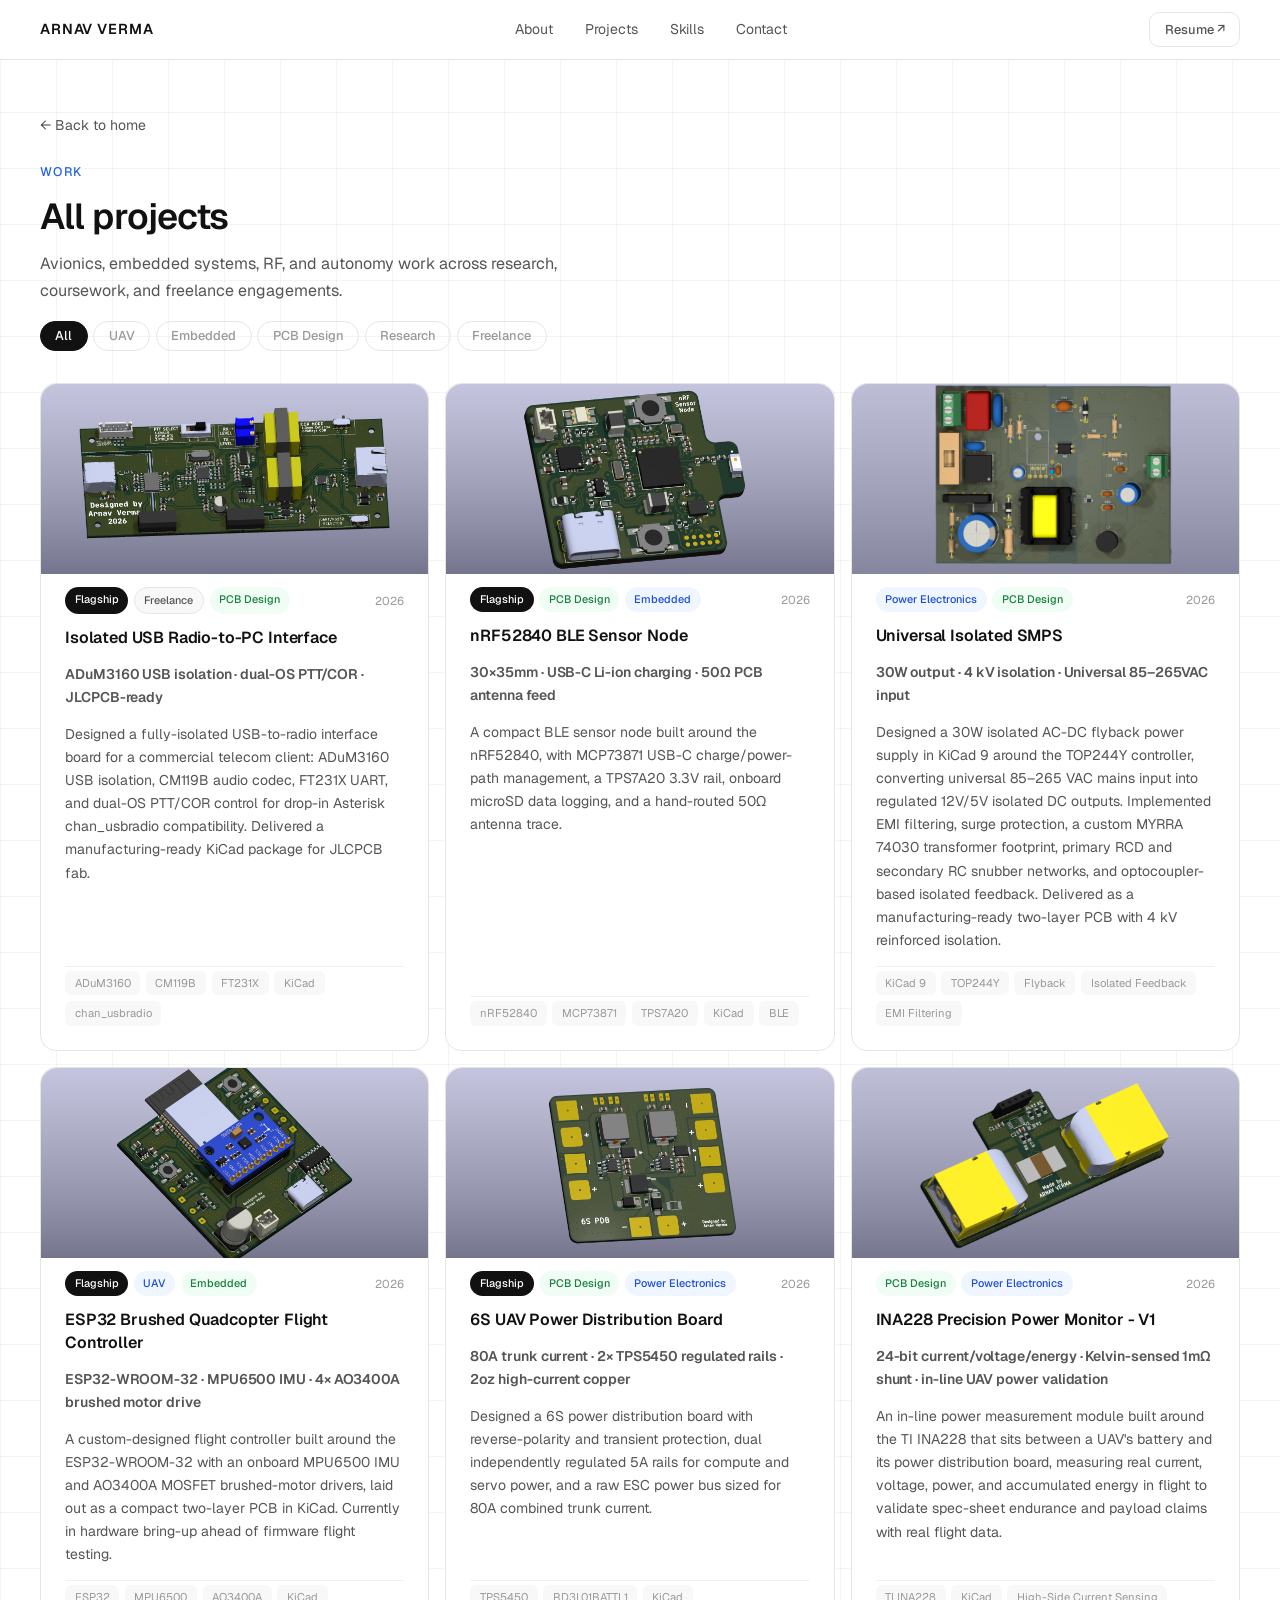
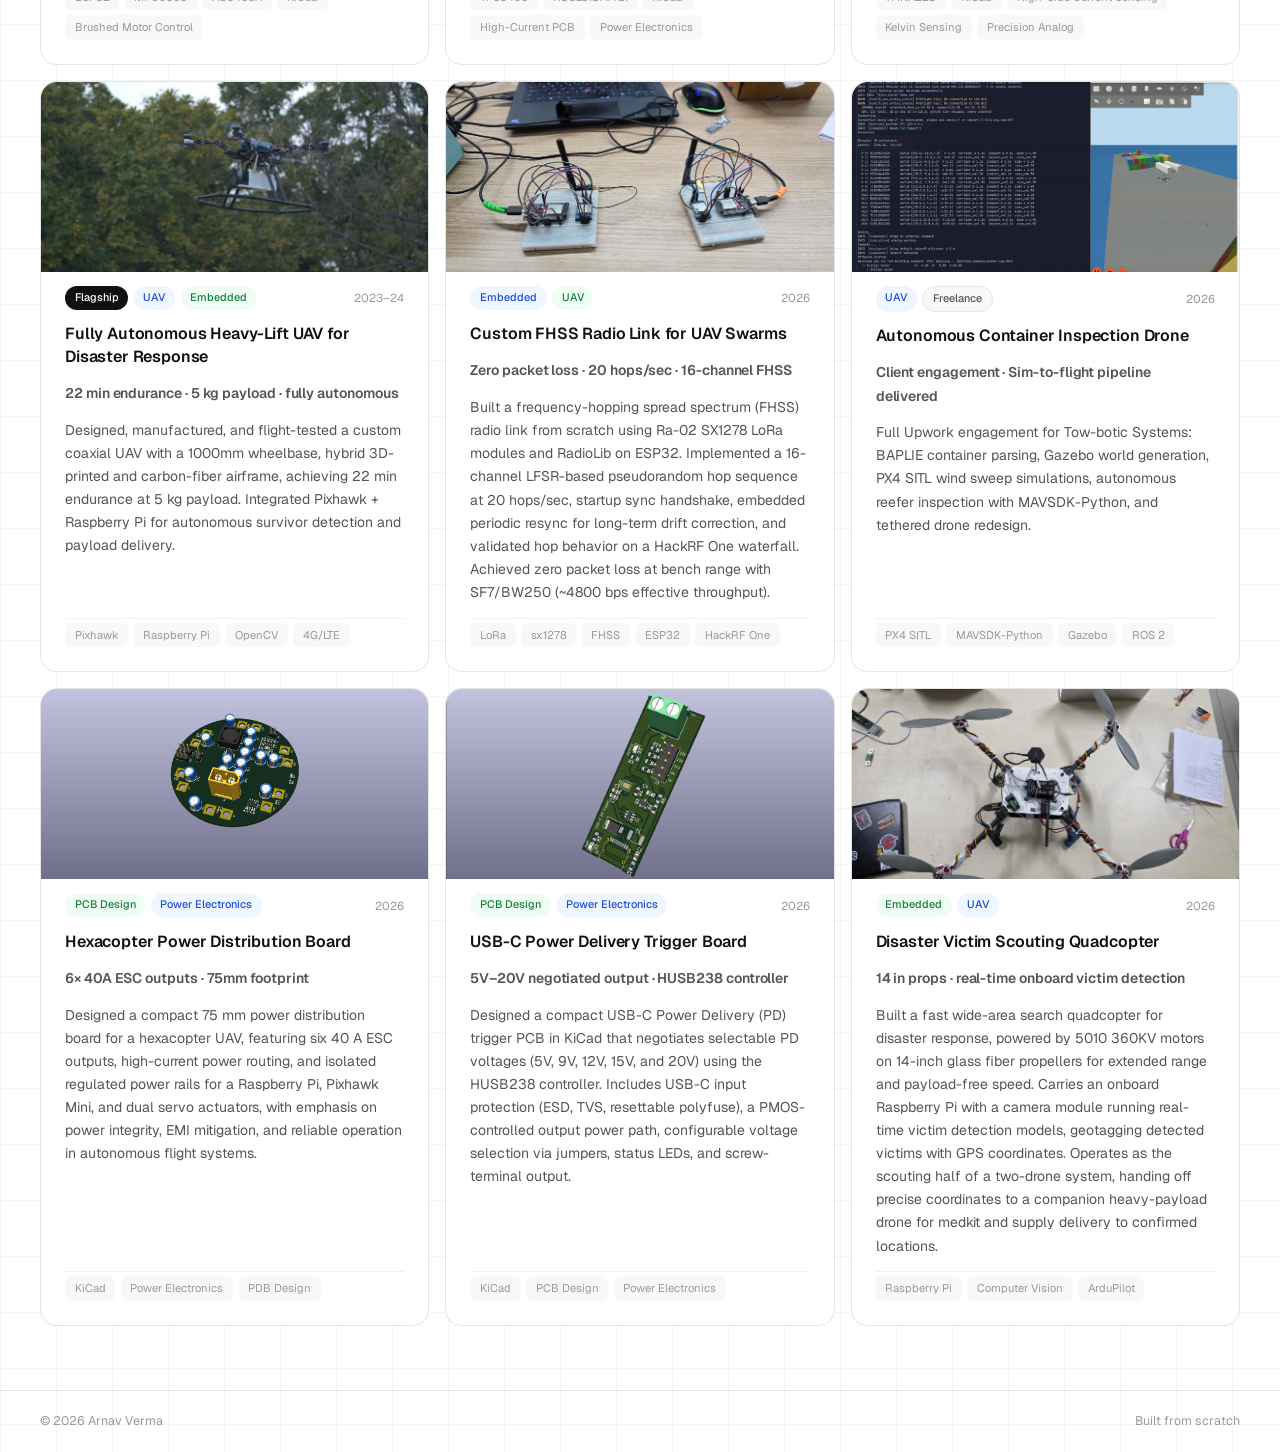
<file: projects.html>
<!DOCTYPE html>
<html lang="en">
<head>
  <meta charset="UTF-8" />
  <meta name="viewport" content="width=device-width, initial-scale=1.0" />
  <title>All Projects - Arnav Verma</title>
  <meta name="description" content="All projects by Arnav Verma - avionics, embedded systems, and autonomous UAV engineering." />
  <link rel="icon" type="image/svg+xml" href="assets/favicon.svg" />

  <meta property="og:type" content="website" />
  <meta property="og:url" content="https://arnavv456.github.io/portfolio/projects.html" />
  <meta property="og:title" content="All Projects - Arnav Verma" />
  <meta property="og:description" content="All projects by Arnav Verma - avionics, embedded systems, and autonomous UAV engineering." />
  <meta property="og:image" content="https://arnavv456.github.io/portfolio/assets/img/disaster-response-uav/cover.jpg" />
  <meta name="twitter:card" content="summary_large_image" />
  <meta name="twitter:title" content="All Projects - Arnav Verma" />
  <meta name="twitter:description" content="All projects by Arnav Verma - avionics, embedded systems, and autonomous UAV engineering." />
  <meta name="twitter:image" content="https://arnavv456.github.io/portfolio/assets/img/disaster-response-uav/cover.jpg" />

  <link rel="stylesheet" href="style.css" />
  <link rel="preconnect" href="https://fonts.googleapis.com" />
  <link rel="preconnect" href="https://fonts.gstatic.com" crossorigin />
  <link href="https://fonts.googleapis.com/css2?family=Geist:wght@300;400;500;600&family=Geist+Mono:wght@400;500&display=swap" rel="stylesheet" />
</head>
<body>

  <!-- NAV -->
  <nav class="nav">
    <a href="index.html" class="nav-logo">ARNAV VERMA</a>
    <ul class="nav-links">
      <li><a href="index.html#about">About</a></li>
      <li><a href="projects.html">Projects</a></li>
      <li><a href="index.html#skills">Skills</a></li>
      <li><a href="index.html#contact">Contact</a></li>
    </ul>
    <div class="nav-right">
      <a href="resume.pdf" class="nav-resume" target="_blank">Resume ↗</a>
      <button class="nav-toggle" aria-label="Toggle menu" aria-expanded="false">
        <span></span><span></span><span></span>
      </button>
    </div>
  </nav>

  <!-- PAGE HEADER -->
  <header class="page-header" style="max-width: var(--container); margin: 0 auto; padding: 7rem clamp(1.25rem, 5vw, 2.5rem) 1rem;">
    <a href="index.html" class="back-link" style="display:inline-flex; align-items:center; gap:0.4rem; font-size:0.875rem; color: var(--text-secondary); text-decoration:none;">← Back to home</a>
    <p class="eyebrow" style="margin-top: 1.5rem;">Work</p>
    <h1 class="section-heading">All projects</h1>
    <p class="page-sub" style="color: var(--text-secondary); max-width: 560px; font-size: 1rem; line-height: 1.7;">
      Avionics, embedded systems, RF, and autonomy work across research, coursework, and freelance engagements.
    </p>
  </header>
  
  <!-- WORK -->
  <section class="section" style="padding-top: 0;">
    <div class="container">
      <div class="work-header">
        <div class="filter-bar">
          <button class="filter-btn active" data-filter="all">All</button>
          <button class="filter-btn" data-filter="uav">UAV</button>
          <button class="filter-btn" data-filter="embedded">Embedded</button>
           <button class="filter-btn" data-filter="pcb">PCB Design</button>
          <button class="filter-btn" data-filter="research">Research</button>
          <button class="filter-btn" data-filter="freelance">Freelance</button>
        </div>
      </div>

      <div class="projects-grid">


        <!-- Isolated USB Radio-to-PC Interface (freelance/client) -->
        <a class="project-card" href="projects/usb-radio-interface.html" data-tags="pcb freelance">
          <div class="card-thumb"><img src="assets/img/usb-radio-interface/pcb-render.png" alt="Isolated USB Radio-to-PC Interface board" loading="lazy" /></div>
          <div class="card-meta">
            <div class="card-badges">
              <span class="badge badge-accent">Flagship</span>
              <span class="badge badge-gray">Freelance</span>
              <span class="badge badge-green">PCB Design</span>
            </div>
            <span class="card-year">2026</span>
          </div>
          <h3>Isolated USB Radio-to-PC Interface</h3>
          <p class="card-result">ADuM3160 USB isolation · dual-OS PTT/COR · JLCPCB-ready</p>
          <p>
            Designed a fully-isolated USB-to-radio interface board for a commercial telecom client: ADuM3160 USB isolation, CM119B audio codec, FT231X UART, and dual-OS PTT/COR control for drop-in Asterisk chan_usbradio compatibility. Delivered a manufacturing-ready KiCad package for JLCPCB fab.
          </p>
          <div class="card-tech">
            <span>ADuM3160</span><span>CM119B</span><span>FT231X</span><span>KiCad</span><span>chan_usbradio</span>
          </div>
        </a>

        <!-- nRF52840 BLE Sensor Node -->
        <a class="project-card" href="projects/nrf-ble-sensor-node.html" data-tags="pcb embedded">
          <div class="card-thumb"><img src="assets/img/nrf-ble-sensor-node/pcb-render.png" alt="nRF52840 BLE Sensor Node board" loading="lazy" /></div>
          <div class="card-meta">
            <div class="card-badges">
              <span class="badge badge-accent">Flagship</span>
              <span class="badge badge-green">PCB Design</span>
              <span class="badge badge-blue">Embedded</span>
            </div>
            <span class="card-year">2026</span>
          </div>
          <h3>nRF52840 BLE Sensor Node</h3>
          <p class="card-result">30×35mm · USB-C Li-ion charging · 50Ω PCB antenna feed</p>
          <p>
            A compact BLE sensor node built around the nRF52840, with MCP73871 USB-C charge/power-path management, a TPS7A20 3.3V rail, onboard microSD data logging, and a hand-routed 50Ω antenna trace.
          </p>
          <div class="card-tech">
            <span>nRF52840</span><span>MCP73871</span><span>TPS7A20</span><span>KiCad</span><span>BLE</span>
          </div>
        </a>

        <!-- Universal Isolated SMPS -->
        <a class="project-card" href="projects/universal-smps.html" data-tags="power-electronics pcb">
          <div class="card-thumb"><img src="assets/img/universal-smps/pcb-top.png" alt="Universal Isolated SMPS" loading="lazy" /></div>
          <div class="card-meta">
            <div class="card-badges">
              <span class="badge badge-blue">Power Electronics</span>
              <span class="badge badge-green">PCB Design</span>
            </div>
            <span class="card-year">2026</span>
          </div>
          <h3>Universal Isolated SMPS</h3>
          <p class="card-result">30W output · 4 kV isolation · Universal 85–265VAC input</p>
          <p>
            Designed a 30W isolated AC-DC flyback power supply in KiCad 9 around the TOP244Y controller,
            converting universal 85–265 VAC mains input into regulated 12V/5V isolated DC outputs.
            Implemented EMI filtering, surge protection, a custom MYRRA 74030 transformer footprint,
            primary RCD and secondary RC snubber networks, and optocoupler-based isolated feedback.
            Delivered as a manufacturing-ready two-layer PCB with 4 kV reinforced isolation.
          </p>
          <div class="card-tech">
            <span>KiCad 9</span><span>TOP244Y</span><span>Flyback</span><span>Isolated Feedback</span><span>EMI Filtering</span>
          </div>
        </a>

        <!-- ESP32 Brushed Quadcopter Flight Controller -->
        <a class="project-card" href="projects/esp32-flight-controller.html" data-tags="uav embedded pcb">
          <div class="card-thumb"><img src="assets/img/esp32-flight-controller/pcb-render.png" alt="ESP32 Brushed Quadcopter Flight Controller board" loading="lazy" /></div>
          <div class="card-meta">
            <div class="card-badges">
              <span class="badge badge-accent">Flagship</span>
              <span class="badge badge-blue">UAV</span>
              <span class="badge badge-green">Embedded</span>
            </div>
            <span class="card-year">2026</span>
          </div>
          <h3>ESP32 Brushed Quadcopter Flight Controller</h3>
          <p class="card-result">ESP32-WROOM-32 · MPU6500 IMU · 4× AO3400A brushed motor drive</p>
          <p>
            A custom-designed flight controller built around the ESP32-WROOM-32 with an onboard MPU6500 IMU and AO3400A MOSFET brushed-motor drivers, laid out as a compact two-layer PCB in KiCad. Currently in hardware bring-up ahead of firmware flight testing.
          </p>
          <div class="card-tech">
            <span>ESP32</span><span>MPU6500</span><span>AO3400A</span><span>KiCad</span><span>Brushed Motor Control</span>
          </div>
        </a>

        <!-- 6S UAV Power Distribution Board -->
        <a class="project-card" href="projects/6s-uav-pdb.html" data-tags="pcb power-electronics">
          <div class="card-thumb"><img src="assets/img/6s-uav-pdb/pcb-render.png" alt="6S UAV Power Distribution Board" loading="lazy" /></div>
          <div class="card-meta">
            <div class="card-badges">
              <span class="badge badge-accent">Flagship</span>
              <span class="badge badge-green">PCB Design</span>
              <span class="badge badge-blue">Power Electronics</span>
            </div>
            <span class="card-year">2026</span>
          </div>
          <h3>6S UAV Power Distribution Board</h3>
          <p class="card-result">80A trunk current · 2× TPS5450 regulated rails · 2oz high-current copper</p>
          <p>
            Designed a 6S power distribution board with reverse-polarity and transient protection, dual independently regulated 5A rails for compute and servo power, and a raw ESC power bus sized for 80A combined trunk current.
          </p>
          <div class="card-tech">
            <span>TPS5450</span><span>RD3L01BATTL1</span><span>KiCad</span><span>High-Current PCB</span><span>Power Electronics</span>
          </div>
        </a>

        <!-- INA228 Precision Power Monitor -->
        <a class="project-card" href="projects/ina228-power-monitor.html" data-tags="pcb power-electronics">
          <div class="card-thumb"><img src="assets/img/ina228-power-monitor/pcb-render.png" alt="INA228 Precision Power Monitor board" loading="lazy" /></div>
          <div class="card-meta">
            <div class="card-badges">
              <span class="badge badge-green">PCB Design</span>
              <span class="badge badge-blue">Power Electronics</span>
            </div>
            <span class="card-year">2026</span>
          </div>
          <h3>INA228 Precision Power Monitor - V1</h3>
          <p class="card-result">24-bit current/voltage/energy · Kelvin-sensed 1mΩ shunt · in-line UAV power validation</p>
          <p>
            An in-line power measurement module built around the TI INA228 that sits between a UAV's battery and its power distribution board, measuring real current, voltage, power, and accumulated energy in flight to validate spec-sheet endurance and payload claims with real flight data.
          </p>
          <div class="card-tech">
            <span>TI INA228</span><span>KiCad</span><span>High-Side Current Sensing</span><span>Kelvin Sensing</span><span>Precision Analog</span>
          </div>
        </a>

        <!-- Disaster Managemnet Drone -->
       <a class="project-card" href="projects/disaster-response-uav.html" data-tags="uav embedded">
          <div class="card-thumb"><img src="assets/img/disaster-response-uav/cover.jpg" alt="Fully Autonomous Heavy-Lift UAV for Disaster Response" loading="lazy" /></div>
          <div class="card-meta">
            <div class="card-badges">
              <span class="badge badge-accent">Flagship</span>
              <span class="badge badge-blue">UAV</span>
              <span class="badge badge-green">Embedded</span>
            </div>
            <span class="card-year">2023–24</span>
          </div>
          <h3>Fully Autonomous Heavy-Lift UAV for Disaster Response</h3>
          <p class="card-result">22 min endurance · 5 kg payload · fully autonomous</p>
          <p>
            Designed, manufactured, and flight-tested a custom coaxial UAV with a 1000mm wheelbase, hybrid 3D-printed and carbon-fiber airframe, achieving 22 min endurance at 5 kg payload. Integrated Pixhawk + Raspberry Pi for autonomous survivor detection and payload delivery.
          </p>
          <div class="card-tech">
            <span>Pixhawk</span><span>Raspberry Pi</span><span>OpenCV</span><span>4G/LTE</span>
          </div>
        </a>
            <!-- FHSS Radio -->
        <a class="project-card" href="projects/fhss-radio.html" data-tags="embedded uav">
          <div class="card-thumb"><img src="assets/img/fhss-radio/cover.jpeg" alt="Custom FHSS Radio Link for UAV Swarms" loading="lazy" /></div>
          <div class="card-meta">
            <div class="card-badges">
              <span class="badge badge-blue">Embedded</span>
              <span class="badge badge-green">UAV</span>
            </div>
            <span class="card-year">2026</span>
          </div>
          <h3>Custom FHSS Radio Link for UAV Swarms</h3>
          <p class="card-result">Zero packet loss · 20 hops/sec · 16-channel FHSS</p>
          <p>
            Built a frequency-hopping spread spectrum (FHSS) radio link from scratch using Ra-02 SX1278 LoRa modules and RadioLib on ESP32.
            Implemented a 16-channel LFSR-based pseudorandom hop sequence at 20 hops/sec, startup sync handshake, embedded periodic resync for long-term drift correction,
            and validated hop behavior on a HackRF One waterfall.
            Achieved zero packet loss at bench range with SF7/BW250 (~4800 bps effective throughput).
          </p>
          <div class="card-tech">
            <span>LoRa</span><span>sx1278</span><span>FHSS</span><span>ESP32</span><span>HackRF One</span>
          </div>
        </a>
            <!-- Container Inspection-->
        <a class="project-card" href="projects/container-inspection.html" data-tags="freelance uav">
          <div class="card-thumb"><img src="assets/img/container-inspection/cover.jpeg" alt="Autonomous Container Inspection Drone" loading="lazy" /></div>
          <div class="card-meta">
            <div class="card-badges">
              <span class="badge badge-blue">UAV</span>
              <span class="badge badge-gray">Freelance</span>
            </div>
            <span class="card-year">2026</span>
          </div>
          <h3>Autonomous Container Inspection Drone</h3>
          <p class="card-result">Client engagement · Sim-to-flight pipeline delivered</p>
          <p>
            Full Upwork engagement for Tow-botic Systems: BAPLIE container parsing, Gazebo world
            generation, PX4 SITL wind sweep simulations, autonomous reefer inspection with
            MAVSDK-Python, and tethered drone redesign.
          </p>
          <div class="card-tech">
            <span>PX4 SITL</span><span>MAVSDK-Python</span><span>Gazebo</span><span>ROS 2</span>
          </div>
        </a>

        <!-- Hexacopter PDB-->
        <a class="project-card" href="projects/hexacopter-pdb.html" data-tags="pcb power-electronics">
          <div class="card-thumb"><img src="assets/img/hexacopter-pdb/cover.jpg" alt="Hexacopter Power Distribution Board" loading="lazy" /></div>
          <div class="card-meta">
            <div class="card-badges">
              <span class="badge badge-green">PCB Design</span>
              <span class="badge badge-blue">Power Electronics</span>
            </div>
            <span class="card-year">2026</span>
          </div>
          <h3>Hexacopter Power Distribution Board</h3>
          <p class="card-result">6× 40A ESC outputs · 75mm footprint</p>
          <p>
            Designed a compact 75 mm power distribution board for a hexacopter UAV, featuring six 40 A ESC outputs, high-current power routing, and isolated regulated power rails for a Raspberry Pi, Pixhawk Mini, and dual servo actuators, with emphasis on power integrity, EMI mitigation, and reliable operation in autonomous flight systems.
          </p>
          <div class="card-tech">
            <span>KiCad</span><span>Power Electronics</span><span>PDB Design</span>
          </div>
        </a>

        <!-- USB-C PD Trigger Board -->
        <a class="project-card" href="projects/usb-pd-trigger.html" data-tags="pcb power-electronics">
          <div class="card-thumb"><img src="assets/img/usb-pd-trigger/pcb-render.png" alt="USB-C Power Delivery Trigger Board" loading="lazy" /></div>
          <div class="card-meta">
            <div class="card-badges">
              <span class="badge badge-green">PCB Design</span>
              <span class="badge badge-blue">Power Electronics</span>
            </div>
            <span class="card-year">2026</span>
          </div>
          <h3>USB-C Power Delivery Trigger Board</h3>
          <p class="card-result">5V–20V negotiated output · HUSB238 controller</p>
          <p>
            Designed a compact USB-C Power Delivery (PD) trigger PCB in KiCad that negotiates selectable PD voltages (5V, 9V, 12V, 15V, and 20V) using the HUSB238 controller. Includes USB-C input protection (ESD, TVS, resettable polyfuse), a PMOS-controlled output power path, configurable voltage selection via jumpers, status LEDs, and screw-terminal output.
          </p>
          <div class="card-tech">
            <span>KiCad</span><span>PCB Design</span><span>Power Electronics</span>
          </div>
        </a>

       <!-- Scout Drone-->
        <a class="project-card" href="projects/disaster-scout-quadcopter.html" data-tags="uav embedded">
          <div class="card-thumb"><img src="assets/img/disaster-scout-quadcopter/cover.jpeg" alt="Disaster Victim Scouting Quadcopter" loading="lazy" /></div>
          <div class="card-meta">
             <div class="card-badges">
              <span class="badge badge-green">Embedded</span>
              <span class="badge badge-blue">UAV</span>
            </div>
            <span class="card-year">2026</span>
          </div>
          <h3>Disaster Victim Scouting Quadcopter</h3>
          <p class="card-result">14 in props · real-time onboard victim detection</p>
          <p>
            Built a fast wide-area search quadcopter for disaster response, powered by 5010 360KV motors on 14-inch glass fiber propellers for extended range and payload-free speed. Carries an onboard Raspberry Pi with a camera module running real-time victim detection models, geotagging detected victims with GPS coordinates. Operates as the scouting half of a two-drone system, handing off precise coordinates to a companion heavy-payload drone for medkit and supply delivery to confirmed locations.
          </p>
          <div class="card-tech">
            <span>Raspberry Pi</span><span>Computer Vision</span><span>ArduPilot</span>
          </div>
        </a>
        
      </div>
    </div>
  </section>

  

  <footer class="footer">
    <span>© 2026 Arnav Verma </span>
    <span>Built from scratch</span>
  </footer>

  <script src="main.js"></script>
</body>
</html>
</file>
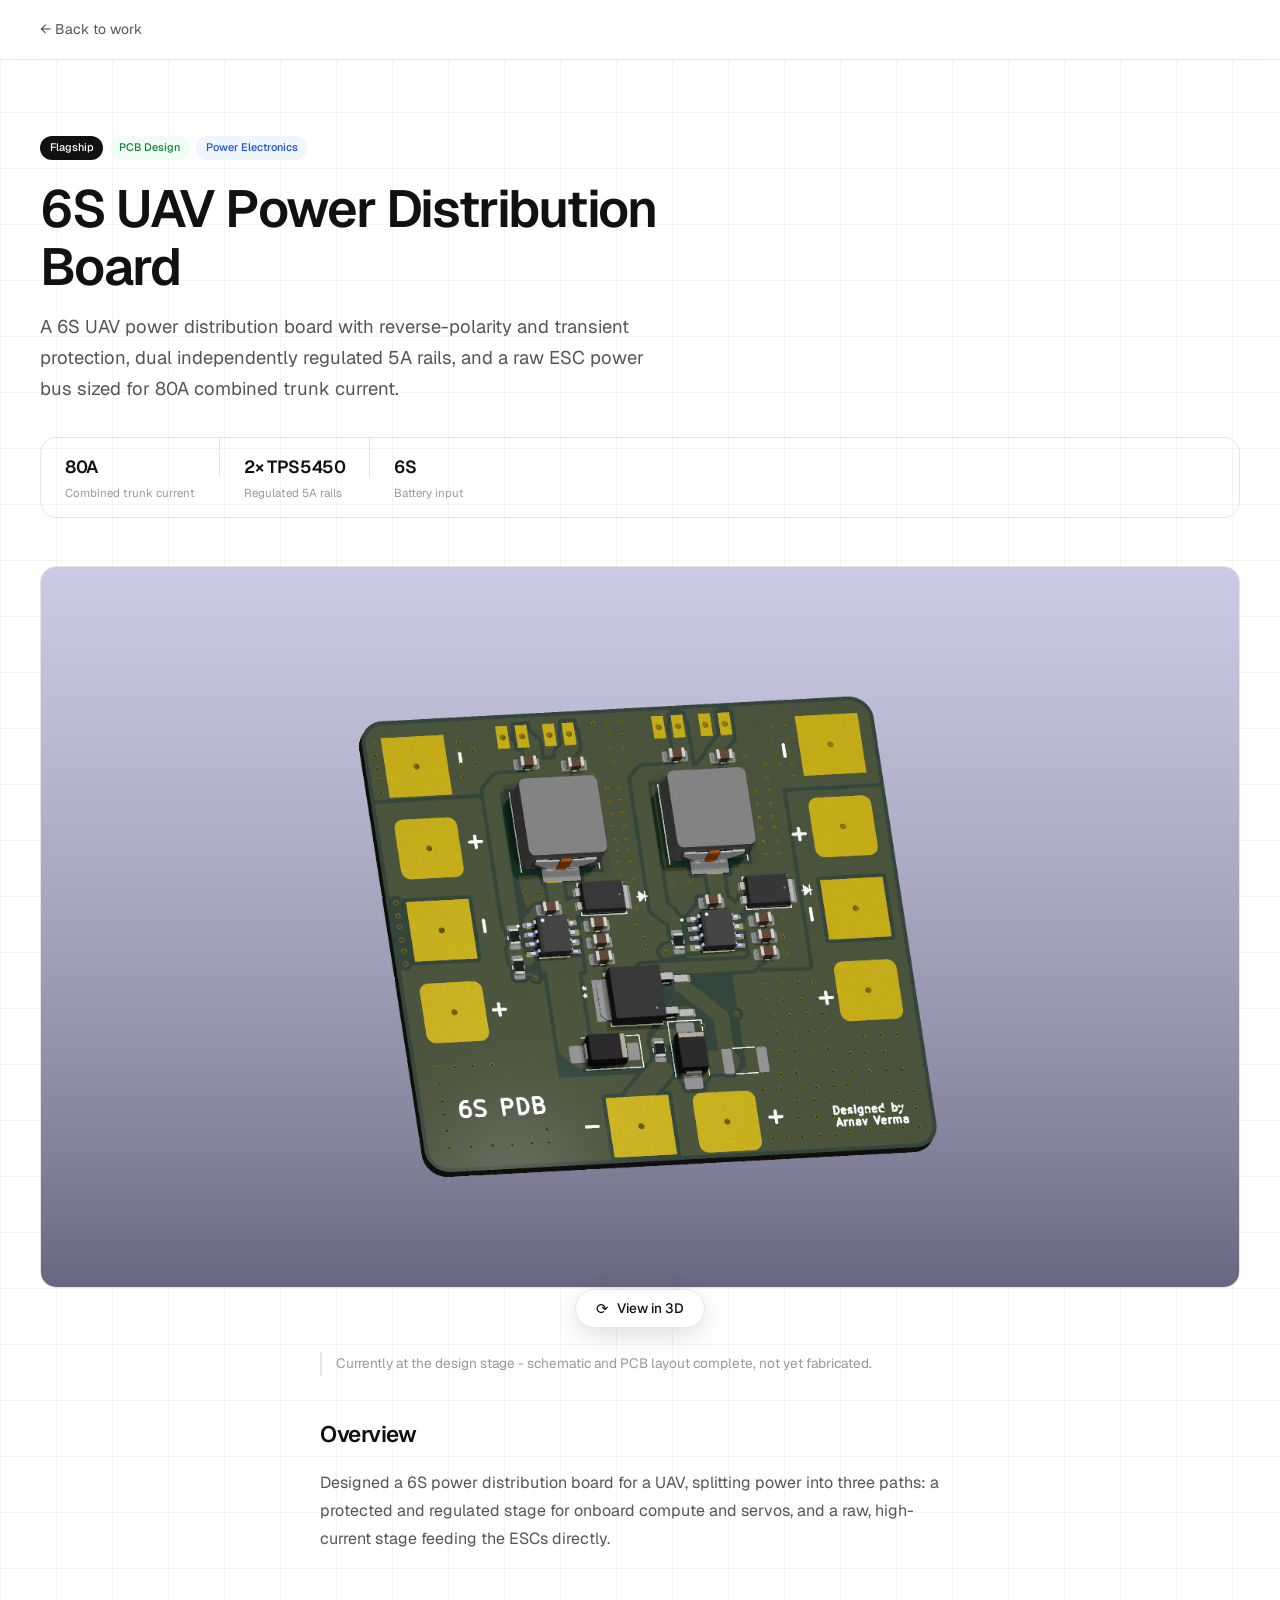
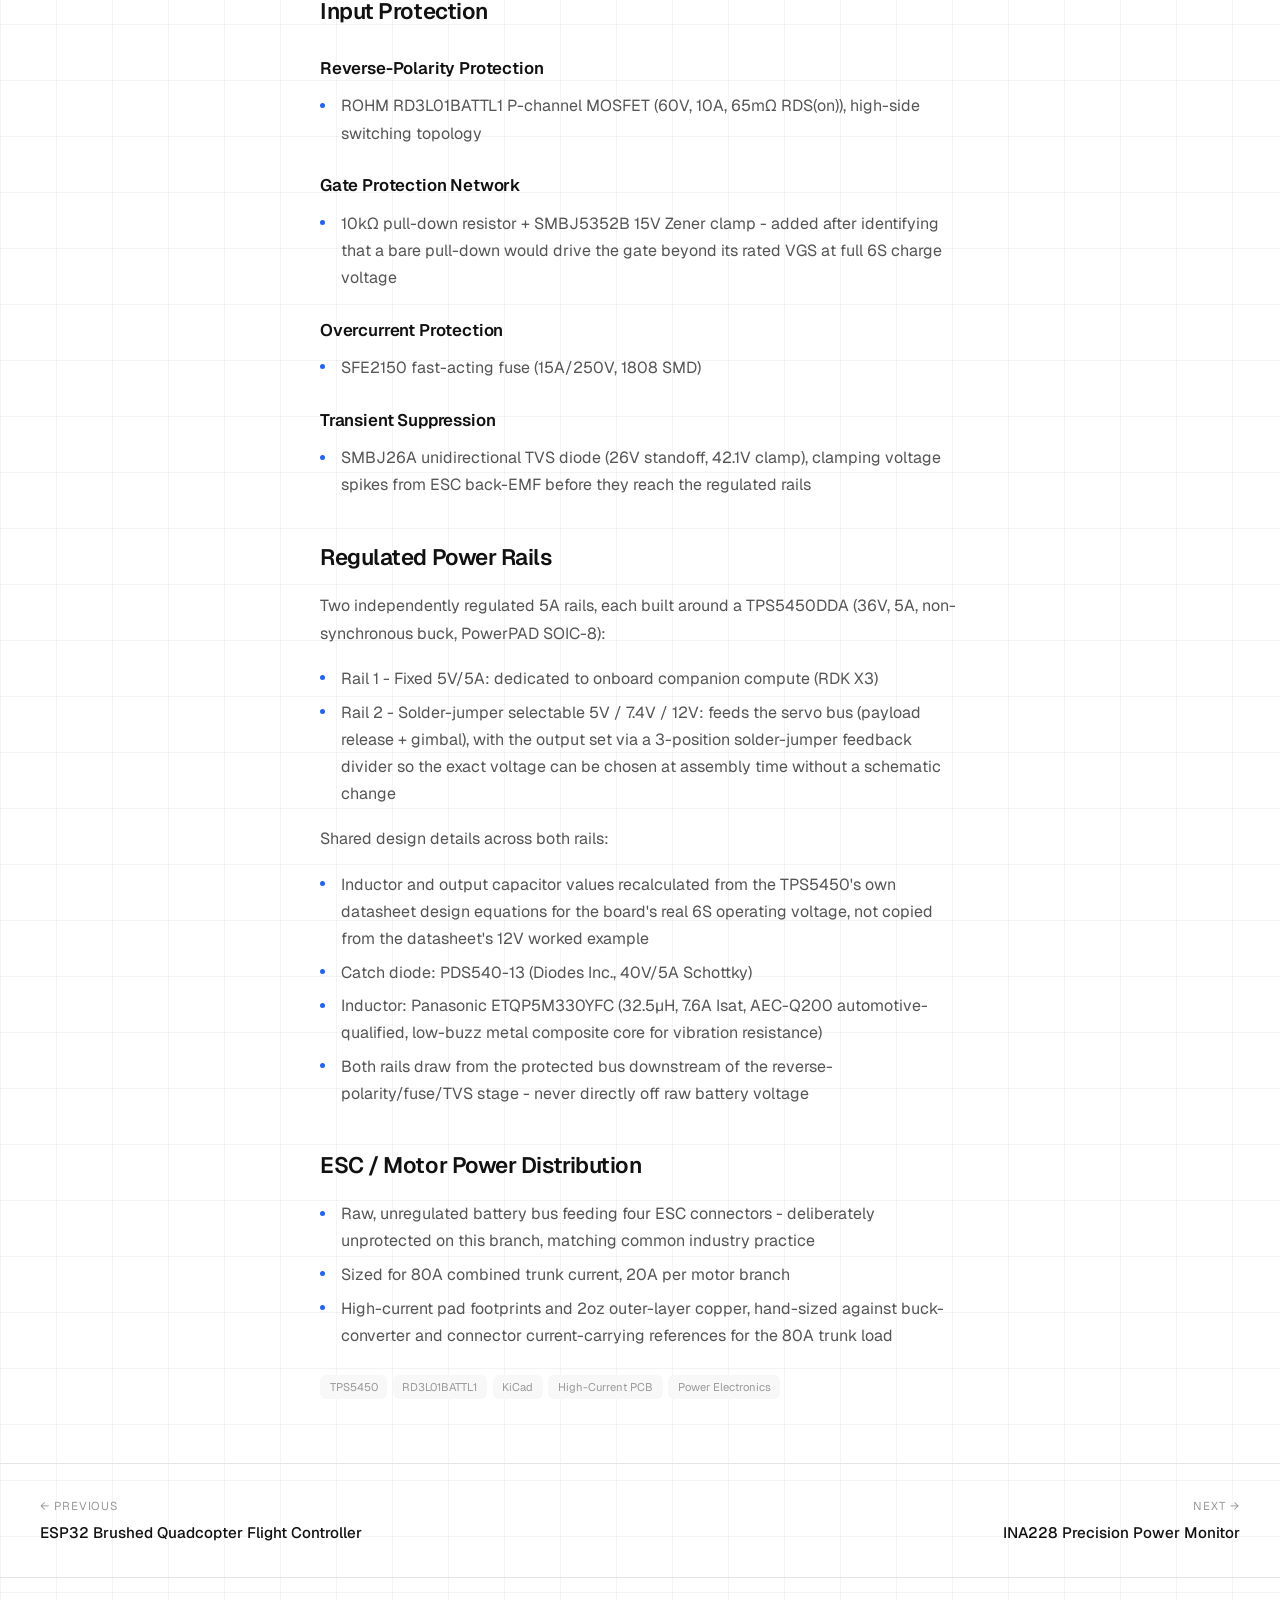
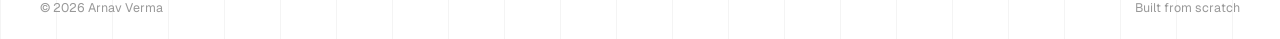
<file: projects/6s-uav-pdb.html>
<!DOCTYPE html>
<html lang="en">
<head>
  <meta charset="UTF-8" />
  <meta name="viewport" content="width=device-width, initial-scale=1.0" />
  <title>6S UAV Power Distribution Board - Arnav Verma</title>
  <meta name="description" content="A 6S UAV power distribution board with reverse-polarity and transient protection, dual regulated 5A rails, and a raw ESC power bus sized for 80A combined trunk current." />
  <link rel="icon" type="image/svg+xml" href="../assets/favicon.svg" />

  <meta property="og:type" content="article" />
  <meta property="og:url" content="https://arnavv456.github.io/portfolio/projects/6s-uav-pdb.html" />
  <meta property="og:title" content="6S UAV Power Distribution Board - Arnav Verma" />
  <meta property="og:description" content="A 6S UAV power distribution board with reverse-polarity and transient protection, dual regulated 5A rails, and a raw ESC power bus sized for 80A combined trunk current." />
  <meta property="og:image" content="https://arnavv456.github.io/portfolio/assets/img/6s-uav-pdb/pcb-render.png" />
  <meta name="twitter:card" content="summary_large_image" />
  <meta name="twitter:title" content="6S UAV Power Distribution Board - Arnav Verma" />
  <meta name="twitter:description" content="A 6S UAV power distribution board with reverse-polarity and transient protection, dual regulated 5A rails, and a raw ESC power bus sized for 80A combined trunk current." />
  <meta name="twitter:image" content="https://arnavv456.github.io/portfolio/assets/img/6s-uav-pdb/pcb-render.png" />

  <link rel="stylesheet" href="../style.css" />
  <link rel="stylesheet" href="../project.css" />
  <link rel="preconnect" href="https://fonts.googleapis.com" />
  <link rel="preconnect" href="https://fonts.gstatic.com" crossorigin />
  <link href="https://fonts.googleapis.com/css2?family=Geist:wght@300;400;500;600&family=Geist+Mono:wght@400;500&display=swap" rel="stylesheet" />
</head>
<body>

  <nav class="project-nav">
    <a href="../index.html#work" class="back-link">← Back to work</a>
  </nav>

  <header class="project-header">
    <div class="project-badges">
      <span class="badge badge-accent">Flagship</span>
      <span class="badge badge-green">PCB Design</span>
      <span class="badge badge-blue">Power Electronics</span>
    </div>
    <h1 class="project-title">6S UAV Power Distribution Board</h1>
    <p class="project-tagline">
      A 6S UAV power distribution board with reverse-polarity and transient
      protection, dual independently regulated 5A rails, and a raw ESC power
      bus sized for 80A combined trunk current.
    </p>

    <div class="project-meta">
      <div class="stat">
        <span class="stat-num">80A</span>
        <span class="stat-label">Combined trunk current</span>
      </div>
      <div class="stat-divider"></div>
      <div class="stat">
        <span class="stat-num">2× TPS5450</span>
        <span class="stat-label">Regulated 5A rails</span>
      </div>
      <div class="stat-divider"></div>
      <div class="stat">
        <span class="stat-num">6S</span>
        <span class="stat-label">Battery input</span>
      </div>
    </div>
  </header>

  <div class="project-cover project-cover--toggle" data-model-src="../assets/models/6s-uav-pdb/board.glb" data-model-alt="Interactive 3D render of the 6S UAV Power Distribution Board PCB">
    <img src="../assets/img/6s-uav-pdb/pcb-render.png" alt="6S UAV Power Distribution Board 3D render" />
    <button class="project-3d-toggle" type="button">
      <span class="project-3d-toggle-icon">⟳</span> View in 3D
    </button>
  </div>

  <div class="project-body">
    <p style="font-size:0.85rem; color:var(--text-muted); border-left: 2px solid var(--border); padding-left: 0.85rem; margin-bottom: 2rem;">
      Currently at the design stage - schematic and PCB layout complete, not yet fabricated.
    </p>

    <h2>Overview</h2>
    <p>
      Designed a 6S power distribution board for a UAV, splitting power into
      three paths: a protected and regulated stage for onboard compute and
      servos, and a raw, high-current stage feeding the ESCs directly.
    </p>

    <h2>Input Protection</h2>
    <h3>Reverse-Polarity Protection</h3>
    <ul>
      <li>ROHM RD3L01BATTL1 P-channel MOSFET (60V, 10A, 65mΩ RDS(on)), high-side switching topology</li>
    </ul>
    <h3>Gate Protection Network</h3>
    <ul>
      <li>10kΩ pull-down resistor + SMBJ5352B 15V Zener clamp - added after identifying that a bare pull-down would drive the gate beyond its rated VGS at full 6S charge voltage</li>
    </ul>
    <h3>Overcurrent Protection</h3>
    <ul>
      <li>SFE2150 fast-acting fuse (15A/250V, 1808 SMD)</li>
    </ul>
    <h3>Transient Suppression</h3>
    <ul>
      <li>SMBJ26A unidirectional TVS diode (26V standoff, 42.1V clamp), clamping voltage spikes from ESC back-EMF before they reach the regulated rails</li>
    </ul>

    <h2>Regulated Power Rails</h2>
    <p>
      Two independently regulated 5A rails, each built around a TPS5450DDA
      (36V, 5A, non-synchronous buck, PowerPAD SOIC-8):
    </p>
    <ul>
      <li>Rail 1 - Fixed 5V/5A: dedicated to onboard companion compute (RDK X3)</li>
      <li>Rail 2 - Solder-jumper selectable 5V / 7.4V / 12V: feeds the servo bus (payload release + gimbal), with the output set via a 3-position solder-jumper feedback divider so the exact voltage can be chosen at assembly time without a schematic change</li>
    </ul>
    <p>Shared design details across both rails:</p>
    <ul>
      <li>Inductor and output capacitor values recalculated from the TPS5450's own datasheet design equations for the board's real 6S operating voltage, not copied from the datasheet's 12V worked example</li>
      <li>Catch diode: PDS540-13 (Diodes Inc., 40V/5A Schottky)</li>
      <li>Inductor: Panasonic ETQP5M330YFC (32.5µH, 7.6A Isat, AEC-Q200 automotive-qualified, low-buzz metal composite core for vibration resistance)</li>
      <li>Both rails draw from the protected bus downstream of the reverse-polarity/fuse/TVS stage - never directly off raw battery voltage</li>
    </ul>

    <h2>ESC / Motor Power Distribution</h2>
    <ul>
      <li>Raw, unregulated battery bus feeding four ESC connectors - deliberately unprotected on this branch, matching common industry practice</li>
      <li>Sized for 80A combined trunk current, 20A per motor branch</li>
      <li>High-current pad footprints and 2oz outer-layer copper, hand-sized against buck-converter and connector current-carrying references for the 80A trunk load</li>
    </ul>

    <div class="card-tech">
      <span>TPS5450</span><span>RD3L01BATTL1</span><span>KiCad</span><span>High-Current PCB</span><span>Power Electronics</span>
    </div>
  </div>

  <div class="project-pagination">
    <a href="esp32-flight-controller.html" class="pagination-link prev">
      <span class="pagination-label">← Previous</span>
      <span class="pagination-title">ESP32 Brushed Quadcopter Flight Controller</span>
    </a>
    <a href="ina228-power-monitor.html" class="pagination-link next">
      <span class="pagination-label">Next →</span>
      <span class="pagination-title">INA228 Precision Power Monitor</span>
    </a>
  </div>

  <footer class="footer">
    <span>© 2026 Arnav Verma</span>
    <span>Built from scratch</span>
  </footer>

  <script src="../main.js"></script>
</body>
</html>
</file>
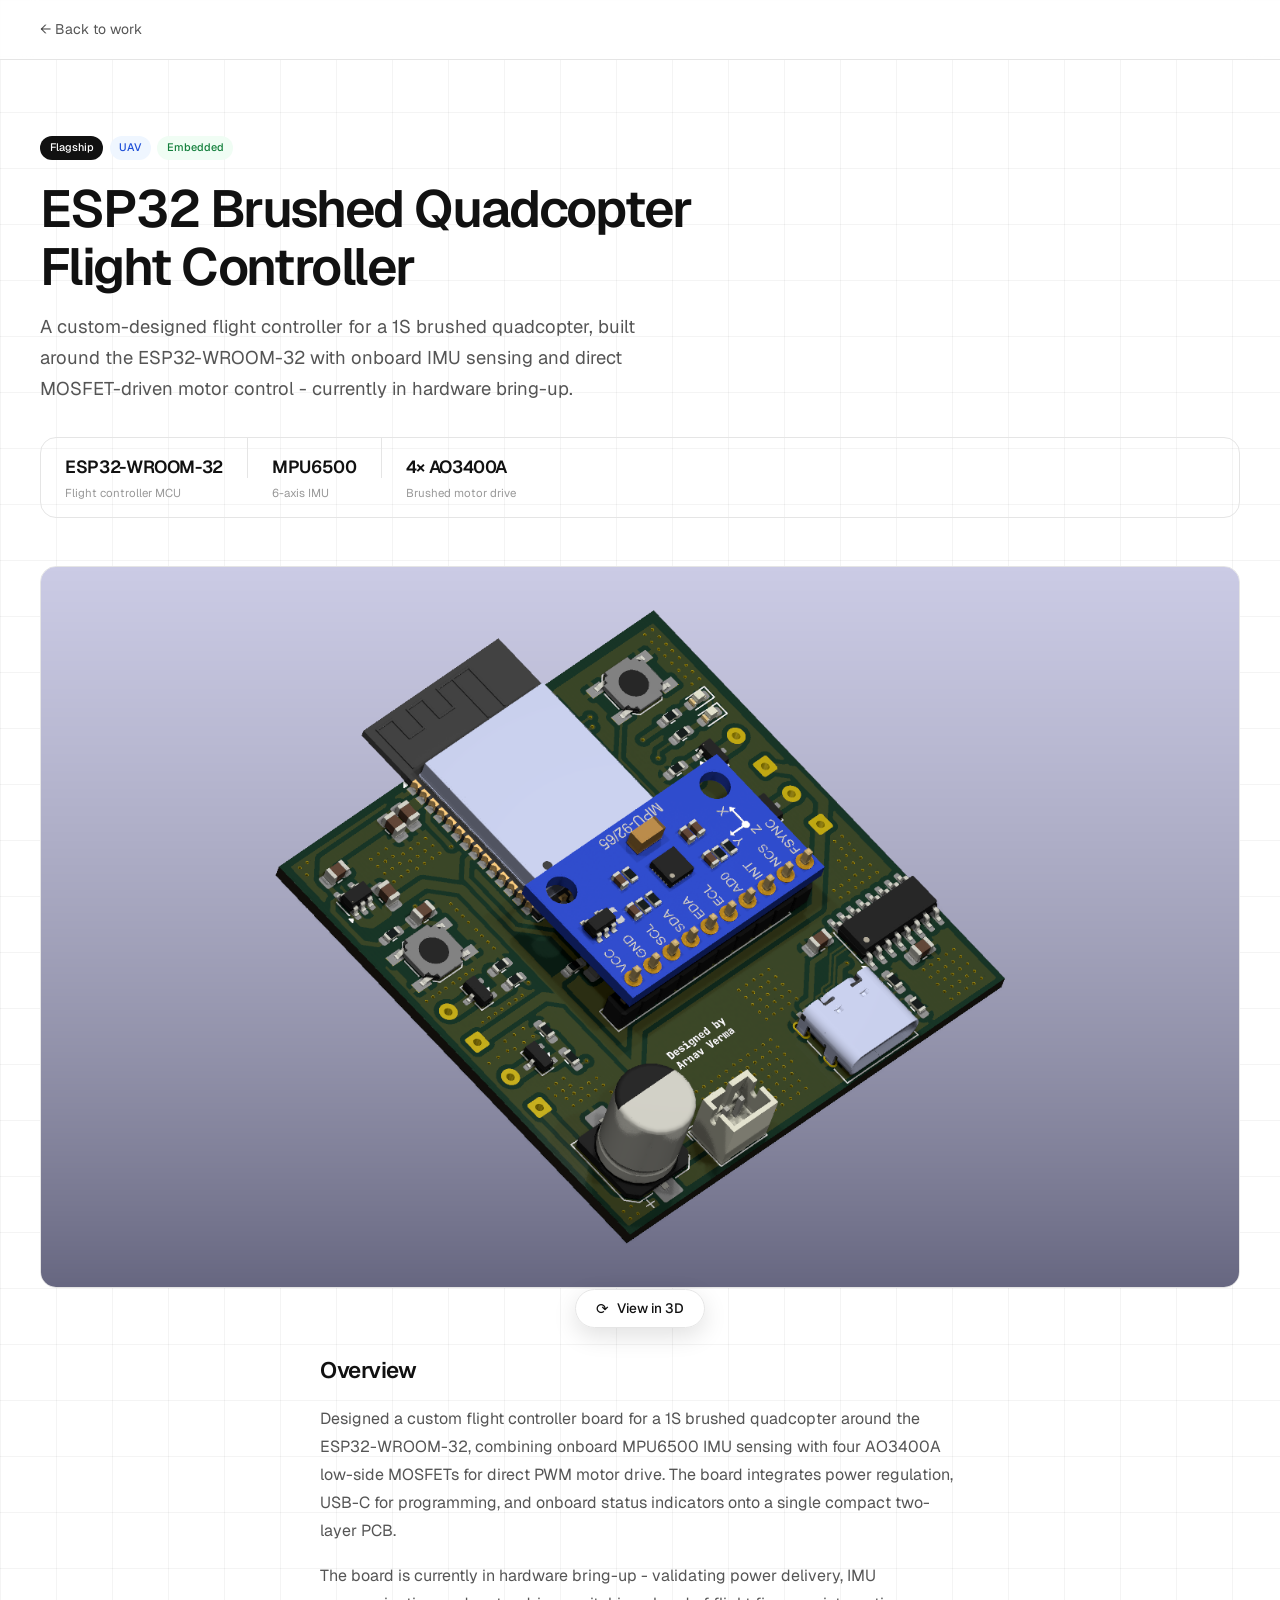
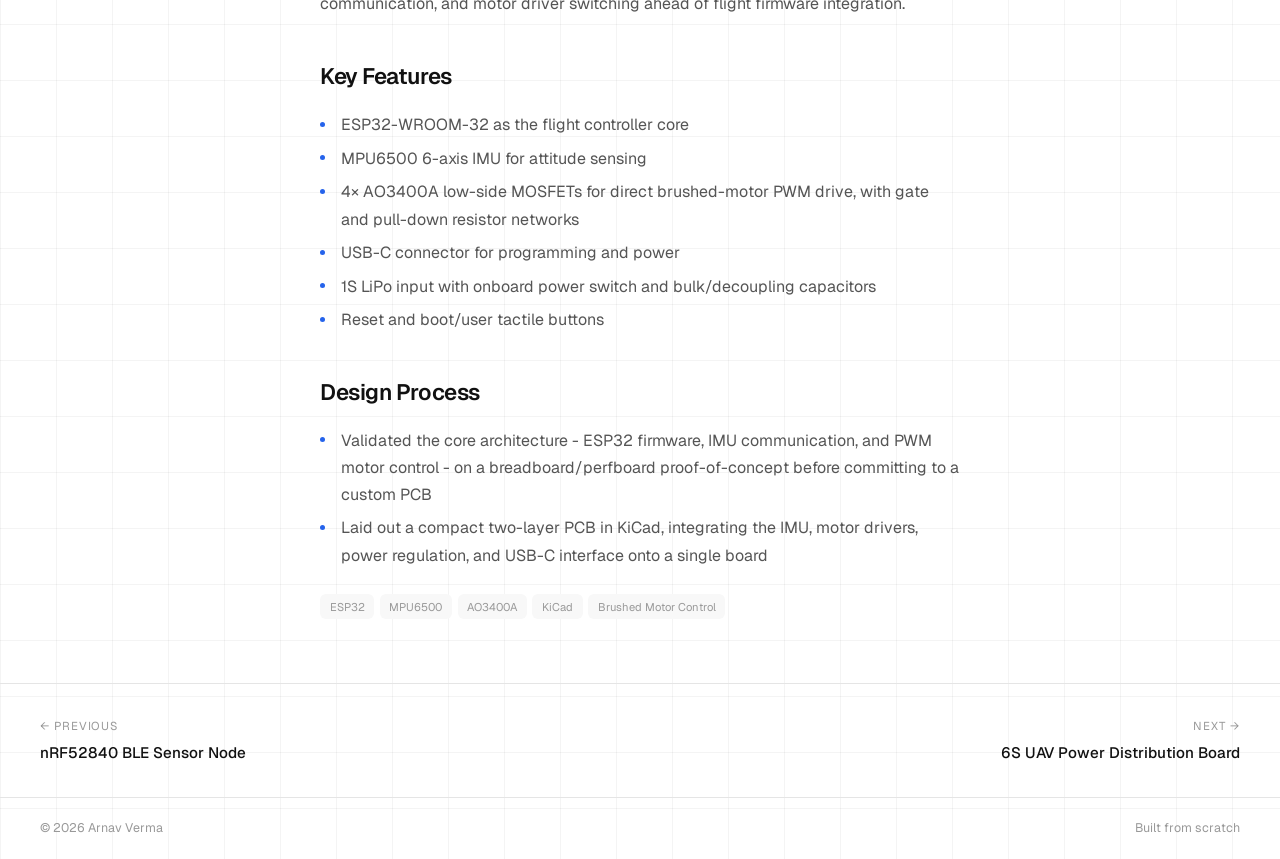
<file: projects/esp32-flight-controller.html>
<!DOCTYPE html>
<html lang="en">
<head>
  <meta charset="UTF-8" />
  <meta name="viewport" content="width=device-width, initial-scale=1.0" />
  <title>ESP32 Brushed Quadcopter Flight Controller - Arnav Verma</title>
  <meta name="description" content="A custom-designed flight controller for a 1S brushed quadcopter, built around the ESP32-WROOM-32 with onboard IMU sensing and direct MOSFET motor drive." />
  <link rel="icon" type="image/svg+xml" href="../assets/favicon.svg" />

  <meta property="og:type" content="article" />
  <meta property="og:url" content="https://arnavv456.github.io/portfolio/projects/esp32-flight-controller.html" />
  <meta property="og:title" content="ESP32 Brushed Quadcopter Flight Controller - Arnav Verma" />
  <meta property="og:description" content="A custom-designed flight controller for a 1S brushed quadcopter, built around the ESP32-WROOM-32 with onboard IMU sensing and direct MOSFET motor drive." />
  <meta property="og:image" content="https://arnavv456.github.io/portfolio/assets/img/esp32-flight-controller/pcb-render.png" />
  <meta name="twitter:card" content="summary_large_image" />
  <meta name="twitter:title" content="ESP32 Brushed Quadcopter Flight Controller - Arnav Verma" />
  <meta name="twitter:description" content="A custom-designed flight controller for a 1S brushed quadcopter, built around the ESP32-WROOM-32 with onboard IMU sensing and direct MOSFET motor drive." />
  <meta name="twitter:image" content="https://arnavv456.github.io/portfolio/assets/img/esp32-flight-controller/pcb-render.png" />

  <link rel="stylesheet" href="../style.css" />
  <link rel="stylesheet" href="../project.css" />
  <link rel="preconnect" href="https://fonts.googleapis.com" />
  <link rel="preconnect" href="https://fonts.gstatic.com" crossorigin />
  <link href="https://fonts.googleapis.com/css2?family=Geist:wght@300;400;500;600&family=Geist+Mono:wght@400;500&display=swap" rel="stylesheet" />
</head>
<body>

  <nav class="project-nav">
    <a href="../index.html#work" class="back-link">← Back to work</a>
  </nav>

  <header class="project-header">
    <div class="project-badges">
      <span class="badge badge-accent">Flagship</span>
      <span class="badge badge-blue">UAV</span>
      <span class="badge badge-green">Embedded</span>
    </div>
    <h1 class="project-title">ESP32 Brushed Quadcopter Flight Controller</h1>
    <p class="project-tagline">
      A custom-designed flight controller for a 1S brushed quadcopter, built
      around the ESP32-WROOM-32 with onboard IMU sensing and direct
      MOSFET-driven motor control - currently in hardware bring-up.
    </p>

    <div class="project-meta">
      <div class="stat">
        <span class="stat-num">ESP32-WROOM-32</span>
        <span class="stat-label">Flight controller MCU</span>
      </div>
      <div class="stat-divider"></div>
      <div class="stat">
        <span class="stat-num">MPU6500</span>
        <span class="stat-label">6-axis IMU</span>
      </div>
      <div class="stat-divider"></div>
      <div class="stat">
        <span class="stat-num">4× AO3400A</span>
        <span class="stat-label">Brushed motor drive</span>
      </div>
    </div>
  </header>

  <div class="project-cover project-cover--toggle" data-model-src="../assets/models/esp32-flight-controller/board.glb" data-model-alt="Interactive 3D render of the ESP32 Brushed Quadcopter Flight Controller PCB">
    <img src="../assets/img/esp32-flight-controller/pcb-render.png" alt="ESP32 Brushed Quadcopter Flight Controller board 3D render" />
    <button class="project-3d-toggle" type="button">
      <span class="project-3d-toggle-icon">⟳</span> View in 3D
    </button>
  </div>

  <div class="project-body">
    <h2>Overview</h2>
    <p>
      Designed a custom flight controller board for a 1S brushed quadcopter
      around the ESP32-WROOM-32, combining onboard MPU6500 IMU sensing with
      four AO3400A low-side MOSFETs for direct PWM motor drive. The board
      integrates power regulation, USB-C for programming, and onboard status
      indicators onto a single compact two-layer PCB.
    </p>
    <p>
      The board is currently in hardware bring-up - validating power
      delivery, IMU communication, and motor driver switching ahead of
      flight firmware integration.
    </p>

    <h2>Key Features</h2>
    <ul>
      <li>ESP32-WROOM-32 as the flight controller core</li>
      <li>MPU6500 6-axis IMU for attitude sensing</li>
      <li>4× AO3400A low-side MOSFETs for direct brushed-motor PWM drive, with gate and pull-down resistor networks</li>
      <li>USB-C connector for programming and power</li>
      <li>1S LiPo input with onboard power switch and bulk/decoupling capacitors</li>
      <li>Reset and boot/user tactile buttons</li>
    </ul>

    <h2>Design Process</h2>
    <ul>
      <li>Validated the core architecture - ESP32 firmware, IMU communication, and PWM motor control - on a breadboard/perfboard proof-of-concept before committing to a custom PCB</li>
      <li>Laid out a compact two-layer PCB in KiCad, integrating the IMU, motor drivers, power regulation, and USB-C interface onto a single board</li>
    </ul>

    <div class="card-tech">
      <span>ESP32</span><span>MPU6500</span><span>AO3400A</span><span>KiCad</span><span>Brushed Motor Control</span>
    </div>
  </div>

  <div class="project-pagination">
    <a href="nrf-ble-sensor-node.html" class="pagination-link prev">
      <span class="pagination-label">← Previous</span>
      <span class="pagination-title">nRF52840 BLE Sensor Node</span>
    </a>
    <a href="6s-uav-pdb.html" class="pagination-link next">
      <span class="pagination-label">Next →</span>
      <span class="pagination-title">6S UAV Power Distribution Board</span>
    </a>
  </div>

  <footer class="footer">
    <span>© 2026 Arnav Verma</span>
    <span>Built from scratch</span>
  </footer>

  <script src="../main.js"></script>
</body>
</html>
</file>
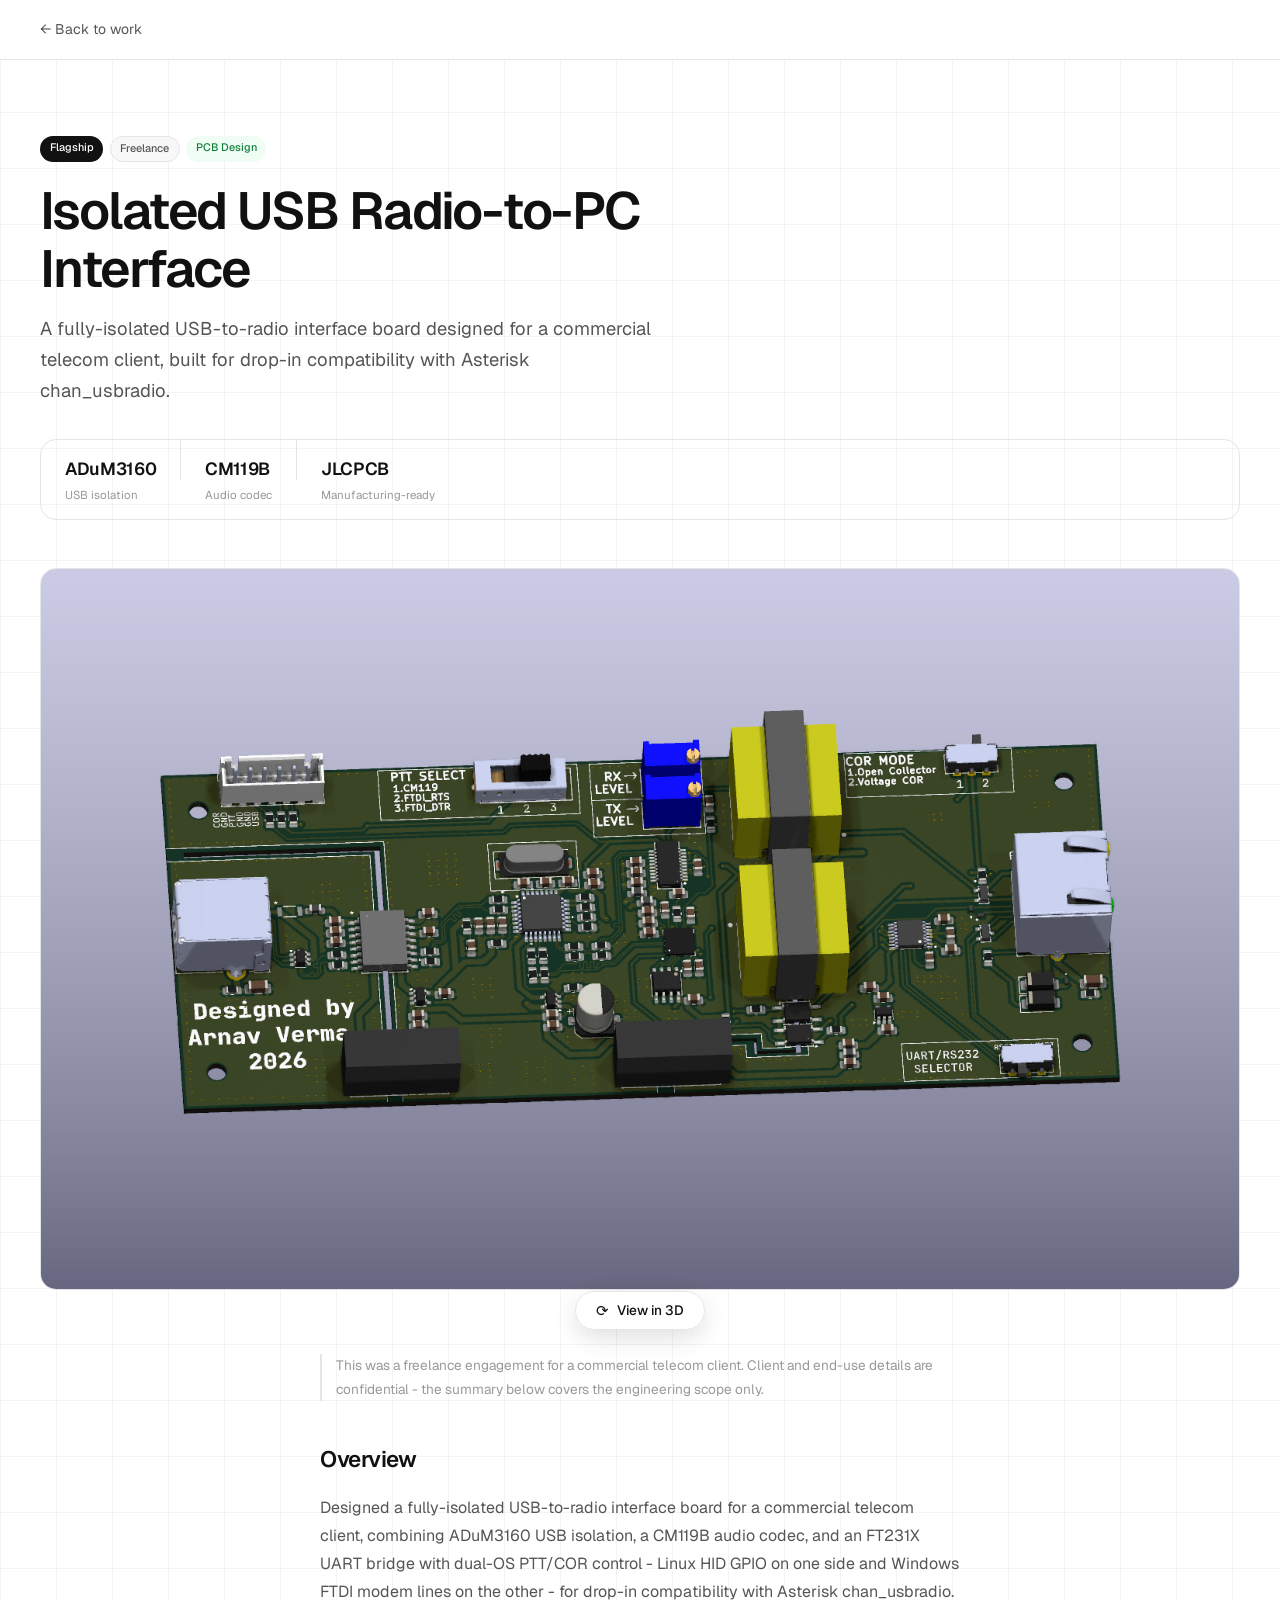
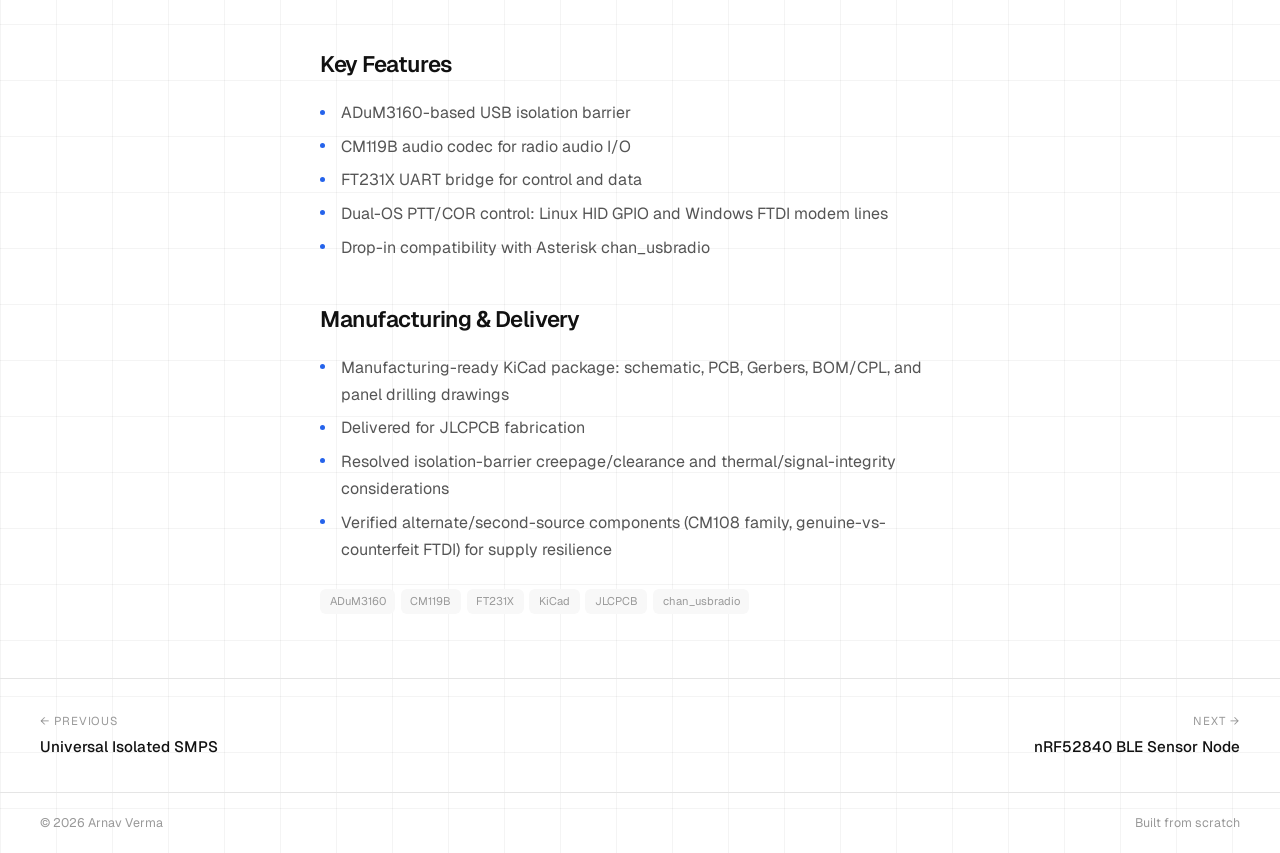
<file: projects/usb-radio-interface.html>
<!DOCTYPE html>
<html lang="en">
<head>
  <meta charset="UTF-8" />
  <meta name="viewport" content="width=device-width, initial-scale=1.0" />
  <title>Isolated USB Radio-to-PC Interface - Arnav Verma</title>
  <meta name="description" content="A fully-isolated USB-to-radio interface board designed for a commercial telecom client, with drop-in Asterisk chan_usbradio compatibility." />
  <link rel="icon" type="image/svg+xml" href="../assets/favicon.svg" />

  <meta property="og:type" content="article" />
  <meta property="og:url" content="https://arnavv456.github.io/portfolio/projects/usb-radio-interface.html" />
  <meta property="og:title" content="Isolated USB Radio-to-PC Interface - Arnav Verma" />
  <meta property="og:description" content="A fully-isolated USB-to-radio interface board designed for a commercial telecom client, with drop-in Asterisk chan_usbradio compatibility." />
  <meta property="og:image" content="https://arnavv456.github.io/portfolio/assets/img/usb-radio-interface/pcb-render.png" />
  <meta name="twitter:card" content="summary_large_image" />
  <meta name="twitter:title" content="Isolated USB Radio-to-PC Interface - Arnav Verma" />
  <meta name="twitter:description" content="A fully-isolated USB-to-radio interface board designed for a commercial telecom client, with drop-in Asterisk chan_usbradio compatibility." />
  <meta name="twitter:image" content="https://arnavv456.github.io/portfolio/assets/img/usb-radio-interface/pcb-render.png" />

  <link rel="stylesheet" href="../style.css" />
  <link rel="stylesheet" href="../project.css" />
  <link rel="preconnect" href="https://fonts.googleapis.com" />
  <link rel="preconnect" href="https://fonts.gstatic.com" crossorigin />
  <link href="https://fonts.googleapis.com/css2?family=Geist:wght@300;400;500;600&family=Geist+Mono:wght@400;500&display=swap" rel="stylesheet" />
</head>
<body>

  <nav class="project-nav">
    <a href="../index.html#work" class="back-link">← Back to work</a>
  </nav>

  <header class="project-header">
    <div class="project-badges">
      <span class="badge badge-accent">Flagship</span>
      <span class="badge badge-gray">Freelance</span>
      <span class="badge badge-green">PCB Design</span>
    </div>
    <h1 class="project-title">Isolated USB Radio-to-PC Interface</h1>
    <p class="project-tagline">
      A fully-isolated USB-to-radio interface board designed for a commercial
      telecom client, built for drop-in compatibility with Asterisk
      chan_usbradio.
    </p>

    <div class="project-meta">
      <div class="stat">
        <span class="stat-num">ADuM3160</span>
        <span class="stat-label">USB isolation</span>
      </div>
      <div class="stat-divider"></div>
      <div class="stat">
        <span class="stat-num">CM119B</span>
        <span class="stat-label">Audio codec</span>
      </div>
      <div class="stat-divider"></div>
      <div class="stat">
        <span class="stat-num">JLCPCB</span>
        <span class="stat-label">Manufacturing-ready</span>
      </div>
    </div>
  </header>

  <div class="project-cover project-cover--toggle" data-model-src="../assets/models/usb-radio-interface/board.glb" data-model-alt="Interactive 3D render of the Isolated USB Radio-to-PC Interface PCB">
    <img src="../assets/img/usb-radio-interface/pcb-render.png" alt="Isolated USB Radio-to-PC Interface board 3D render" />
    <button class="project-3d-toggle" type="button">
      <span class="project-3d-toggle-icon">⟳</span> View in 3D
    </button>
  </div>

  <div class="project-body">
    <p style="font-size:0.85rem; color:var(--text-muted); border-left: 2px solid var(--border); padding-left: 0.85rem; margin-bottom: 2rem;">
      This was a freelance engagement for a commercial telecom client. Client and end-use details are confidential - the summary below covers the engineering scope only.
    </p>

    <h2>Overview</h2>
    <p>
      Designed a fully-isolated USB-to-radio interface board for a commercial
      telecom client, combining ADuM3160 USB isolation, a CM119B audio codec,
      and an FT231X UART bridge with dual-OS PTT/COR control - Linux HID GPIO
      on one side and Windows FTDI modem lines on the other - for drop-in
      compatibility with Asterisk chan_usbradio.
    </p>

    <h2>Key Features</h2>
    <ul>
      <li>ADuM3160-based USB isolation barrier</li>
      <li>CM119B audio codec for radio audio I/O</li>
      <li>FT231X UART bridge for control and data</li>
      <li>Dual-OS PTT/COR control: Linux HID GPIO and Windows FTDI modem lines</li>
      <li>Drop-in compatibility with Asterisk chan_usbradio</li>
    </ul>

    <h2>Manufacturing & Delivery</h2>
    <ul>
      <li>Manufacturing-ready KiCad package: schematic, PCB, Gerbers, BOM/CPL, and panel drilling drawings</li>
      <li>Delivered for JLCPCB fabrication</li>
      <li>Resolved isolation-barrier creepage/clearance and thermal/signal-integrity considerations</li>
      <li>Verified alternate/second-source components (CM108 family, genuine-vs-counterfeit FTDI) for supply resilience</li>
    </ul>

    <div class="card-tech">
      <span>ADuM3160</span><span>CM119B</span><span>FT231X</span><span>KiCad</span><span>JLCPCB</span><span>chan_usbradio</span>
    </div>
  </div>

  <div class="project-pagination">
    <a href="universal-smps.html" class="pagination-link prev">
      <span class="pagination-label">← Previous</span>
      <span class="pagination-title">Universal Isolated SMPS</span>
    </a>
    <a href="nrf-ble-sensor-node.html" class="pagination-link next">
      <span class="pagination-label">Next →</span>
      <span class="pagination-title">nRF52840 BLE Sensor Node</span>
    </a>
  </div>

  <footer class="footer">
    <span>© 2026 Arnav Verma</span>
    <span>Built from scratch</span>
  </footer>

  <script src="../main.js"></script>
</body>
</html>
</file>
<file: style.css>
/* ================================================================
   PORTFOLIO - Arnav Vashistha
   Edit :root tokens to restyle the whole site.
================================================================ */

:root {
  --bg:           #ffffff;
  --bg-tinted:    #f8f8f8;
  --surface:      #ffffff;
  --border:       #e5e5e5;
  --border-light: #f0f0f0;
  --text:         #111111;
  --text-secondary: #555555;
  --text-muted:   #999999;
  --accent:       #2563eb;       /* ← one line to recolor everything */
  --accent-light: #eff6ff;

  --font-sans:    'Geist', -apple-system, sans-serif;
  --font-mono:    'Geist Mono', monospace;

  --radius-sm:    6px;
  --radius-md:    10px;
  --radius-lg:    16px;
  --radius-pill:  100px;

  --container:    1280px;
  --gap:          clamp(2.5rem, 5vw, 4rem);
  --ease:         cubic-bezier(0.16, 1, 0.3, 1);
}

/* ── RESET ─────────────────────────────────────────────────── */
*, *::before, *::after { box-sizing: border-box; margin: 0; padding: 0; }
html { scroll-behavior: smooth; }
body {
  font-family: var(--font-sans);
  background: var(--bg);
  background-image:
    linear-gradient(to right, rgba(0,0,0,0.045) 1px, transparent 1px),
    linear-gradient(to bottom, rgba(0,0,0,0.045) 1px, transparent 1px);
  background-size: 56px 56px;
  color: var(--text);
  line-height: 1.65;
  -webkit-font-smoothing: antialiased;
}
ul { list-style: none; }
a { color: inherit; text-decoration: none; }
button { cursor: pointer; border: none; background: none; font-family: inherit; }

/* ── UTILITY ───────────────────────────────────────────────── */
.container {
  max-width: var(--container);
  margin: 0 auto;
  padding: 0 clamp(1.25rem, 5vw, 2.5rem);
}
.eyebrow {
  font-size: 0.78rem;
  font-weight: 500;
  letter-spacing: 0.12em;
  text-transform: uppercase;
  color: var(--accent);
  margin-bottom: 0.75rem;
}

/* ── NAV ───────────────────────────────────────────────────── */
.nav {
  position: fixed;
  inset: 0 0 auto 0;
  z-index: 100;
  display: flex;
  align-items: center;
  justify-content: space-between;
  padding: 0 clamp(1.25rem, 5vw, 2.5rem);
  height: 60px;
  background: rgba(255,255,255,0.85);
  backdrop-filter: blur(16px);
  -webkit-backdrop-filter: blur(16px);
  border-bottom: 1px solid var(--border);
}
.nav-logo {
  font-weight: 600;
  font-size: 0.9rem;
  letter-spacing: 0.06em;
  color: var(--text);
}
.nav-links {
  display: flex;
  gap: 2rem;
}
.nav-links a {
  font-size: 0.875rem;
  color: var(--text-secondary);
  font-weight: 400;
  transition: color 0.15s;
}
.nav-links a:hover { color: var(--text); }
.nav-resume {
  font-size: 0.8rem;
  font-weight: 500;
  color: var(--text-secondary);
  padding: 0.4rem 0.9rem;
  border: 1px solid var(--border);
  border-radius: var(--radius-md);
  transition: border-color 0.15s, color 0.15s;
}
.nav-resume:hover { border-color: var(--text-muted); color: var(--text); }
.nav-right {
  display: flex;
  align-items: center;
  gap: 0.75rem;
}
.nav-toggle {
  display: none;
  flex-direction: column;
  justify-content: center;
  gap: 5px;
  width: 32px;
  height: 32px;
}
.nav-toggle span {
  display: block;
  width: 20px;
  height: 2px;
  background: var(--text);
  transition: transform 0.2s var(--ease), opacity 0.2s;
}
.nav-toggle.open span:nth-child(1) { transform: translateY(7px) rotate(45deg); }
.nav-toggle.open span:nth-child(2) { opacity: 0; }
.nav-toggle.open span:nth-child(3) { transform: translateY(-7px) rotate(-45deg); }

/* ── HERO ──────────────────────────────────────────────────── */
.hero {
  min-height: min(82svh, 820px);
  display: flex;
  flex-direction: column;
  justify-content: center;
  padding: 7rem clamp(1.25rem, 5vw, 2.5rem) 3rem;
  max-width: var(--container);
  margin: 0 auto;
}

.hero-grid {
  display: grid;
  grid-template-columns: 1.1fr 0.9fr;
  gap: clamp(1.5rem, 4vw, 3rem);
  align-items: center;
  width: 100%;
}
.hero-left {
  display: flex;
  flex-direction: column;
  align-items: flex-start;
  min-width: 0;
}

/* Hero model - real interactive 3D board render */
.hero-model {
  display: flex;
  flex-direction: column;
  align-items: center;
  opacity: 0;
  animation: fadeUp 0.7s var(--ease) 0.3s forwards;
}
.hero-model model-viewer {
  width: 100%;
  height: clamp(260px, 30vw, 400px);
  --poster-color: transparent;
  background-color: transparent;
}
.hero-model-caption {
  margin-top: 0.35rem;
  font-size: 0.8rem;
  color: var(--text-muted);
  text-align: center;
  line-height: 1.5;
}
.hero-model-caption strong {
  display: block;
  color: var(--text);
  font-weight: 500;
  font-size: 0.85rem;
}
.hero-model-hint {
  margin-top: 0.15rem;
  font-size: 0.7rem;
  font-family: var(--font-mono);
  color: var(--text-muted);
  opacity: 0.75;
}

.hero-pill {
  display: inline-flex;
  align-items: center;
  gap: 0.5rem;
  font-size: 0.8rem;
  font-weight: 500;
  color: var(--accent);
  background: var(--accent-light);
  border: 1px solid #bfdbfe;
  padding: 0.3rem 0.85rem;
  border-radius: var(--radius-pill);
  margin-bottom: 2rem;
  opacity: 0;
  animation: fadeUp 0.5s var(--ease) 0.05s forwards;
}
.hero-pill::before {
  content: '';
  width: 6px; height: 6px;
  border-radius: 50%;
  background: var(--accent);
  animation: pulse 2s ease infinite;
}

.hero-heading {
  font-size: clamp(2.5rem, 7vw, 5.5rem);
  font-weight: 600;
  line-height: 1.08;
  letter-spacing: -0.03em;
  margin-bottom: 1.5rem;
  max-width: 760px;
  opacity: 0;
  animation: fadeUp 0.6s var(--ease) 0.15s forwards;
}
.hero-heading-muted {
  display: inline-block;
  color: var(--text-secondary);
  font-size: clamp(1.4rem, 3vw, 2.25rem);
  font-weight: 400;
  letter-spacing: -0.015em;
  margin-top: 0.35rem;
}

.hero-sub {
  font-size: clamp(1rem, 2.2vw, 1.15rem);
  color: var(--text-secondary);
  max-width: 520px;
  line-height: 1.7;
  margin-bottom: 2rem;
  opacity: 0;
  animation: fadeUp 0.6s var(--ease) 0.25s forwards;
}

.hero-actions {
  display: flex;
  gap: 0.75rem;
  flex-wrap: wrap;
  margin-bottom: 2.75rem;
  opacity: 0;
  animation: fadeUp 0.6s var(--ease) 0.35s forwards;
}
.btn-primary {
  padding: 0.65rem 1.5rem;
  background: var(--text);
  color: var(--bg);
  font-size: 0.875rem;
  font-weight: 500;
  border-radius: var(--radius-md);
  transition: opacity 0.15s, transform 0.2s var(--ease);
}
.btn-primary:hover { opacity: 0.85; transform: translateY(-1px); }
.btn-secondary {
  padding: 0.65rem 1.5rem;
  background: transparent;
  color: var(--text-secondary);
  font-size: 0.875rem;
  font-weight: 400;
  border: 1px solid var(--border);
  border-radius: var(--radius-md);
  transition: border-color 0.15s, color 0.15s, transform 0.2s var(--ease);
}
.btn-secondary:hover { border-color: var(--text-muted); color: var(--text); transform: translateY(-1px); }

/* Hero stats row */
.hero-stats {
  display: grid;
  grid-template-columns: repeat(2, 1fr);
  border-top: 1px solid var(--border);
  counter-reset: stat;
  opacity: 0;
  animation: fadeUp 0.6s var(--ease) 0.45s forwards;
}
.stat {
  display: flex;
  flex-direction: column;
  gap: 0.15rem;
  padding: 0.9rem 1.5rem;
}
.hero-stats .stat {
  counter-increment: stat;
  padding: 1.1rem 1.75rem 1.1rem 0.25rem;
  border-bottom: 1px solid var(--border);
  gap: 0.3rem;
}
.hero-stats .stat:nth-child(odd) {
  border-right: 1px solid var(--border);
  padding-right: 1.75rem;
}
.hero-stats .stat:nth-child(even) {
  padding-left: 1.75rem;
}
.hero-stats .stat::before {
  content: counter(stat, decimal-leading-zero);
  font-family: var(--font-mono);
  font-size: 0.68rem;
  color: var(--accent);
  letter-spacing: 0.05em;
}
.stat-num {
  font-size: 1.1rem;
  font-weight: 600;
  letter-spacing: -0.02em;
  color: var(--text);
}
.stat-label {
  font-size: 0.72rem;
  color: var(--text-muted);
}
.hero-stats .stat-label {
  font-family: var(--font-mono);
  line-height: 1.5;
}
.stat-divider {
  width: 1px;
  height: 2.5rem;
  background: var(--border);
  flex-shrink: 0;
}

/* ── SECTIONS ──────────────────────────────────────────────── */
.section { padding: var(--gap) 0; }
.section-tinted { background: var(--bg-tinted); }

.section-heading {
  font-size: clamp(1.6rem, 3.5vw, 2.25rem);
  font-weight: 600;
  letter-spacing: -0.025em;
  line-height: 1.2;
  margin-bottom: 2.5rem;
}

/* ── ABOUT ─────────────────────────────────────────────────── */
.about-grid {
  display: grid;
  grid-template-columns: 340px 1fr;
  gap: clamp(2rem, 6vw, 5rem);
  align-items: start;
}
.about-intro {
  position: relative;
  padding-left: 1.25rem;
}
.about-intro::before {
  content: "";
  position: absolute;
  left: 0;
  top: 0.3rem;
  bottom: 0.3rem;
  width: 2px;
  background: var(--accent);
}
.about-body p {
  color: var(--text-secondary);
  margin-bottom: 1rem;
  font-size: 1.02rem;
}
.about-body strong { color: var(--accent); font-weight: 500; }
.about-stack {
  display: flex;
  flex-direction: column;
  gap: 1rem;
  margin-top: 1.75rem;
  padding-top: 1.5rem;
  border-top: 1px solid var(--border);
}
.stack-group {
  display: grid;
  grid-template-columns: 140px 1fr;
  gap: 1rem;
  align-items: baseline;
}
.stack-label {
  font-family: var(--font-mono);
  font-size: 0.7rem;
  letter-spacing: 0.05em;
  text-transform: uppercase;
  color: var(--text-muted);
}
.stack-tags {
  display: flex;
  flex-wrap: wrap;
  gap: 0.5rem;
}
.stack-tags span {
  font-size: 0.78rem;
  font-weight: 500;
  color: var(--text-secondary);
  background: var(--bg-tinted);
  border: 1px solid var(--border);
  padding: 0.3rem 0.75rem;
  border-radius: var(--radius-pill);
  transition: border-color 0.15s, color 0.15s;
}
.stack-tags span:hover {
  border-color: var(--accent);
  color: var(--text);
}

/* ── PAGE HEADER (used by projects.html) ──────────────────────── */
.page-header {
  max-width: var(--container);
  margin: 0 auto;
  padding: 7rem clamp(1.25rem, 5vw, 2.5rem) 1rem;
}
.page-header .section-heading { margin-bottom: 0.75rem; }
.page-sub {
  color: var(--text-secondary);
  max-width: 560px;
  font-size: 1rem;
  line-height: 1.7;
}
.back-link {
  display: inline-flex;
  align-items: center;
  gap: 0.4rem;
  font-size: 0.875rem;
  color: var(--text-secondary);
  transition: color 0.15s;
}
.back-link:hover { color: var(--text); }

/* ── FILTER ────────────────────────────────────────────────── */
.work-header {
  display: flex;
  align-items: center;
  justify-content: space-between;
  flex-wrap: wrap;
  gap: 1rem;
  margin-bottom: 2rem;
}
.work-header .section-heading { margin-bottom: 0; }
.filter-bar { display: flex; gap: 0.35rem; }
.filter-btn {
  font-size: 0.8rem;
  font-weight: 500;
  padding: 0.35rem 0.9rem;
  border: 1px solid var(--border);
  border-radius: var(--radius-pill);
  color: var(--text-muted);
  transition: all 0.15s;
}
.filter-btn:hover { color: var(--text); border-color: var(--text-muted); }
.filter-btn.active {
  background: var(--text);
  color: var(--bg);
  border-color: var(--text);
}

/* ── PROJECT CARDS ─────────────────────────────────────────── */
.projects-grid {
  display: grid;
  grid-template-columns: repeat(auto-fill, minmax(min(310px, 100%), 1fr));
  gap: 1rem;
}
.project-card {
  background: var(--surface);
  border: 1px solid var(--border);
  border-radius: var(--radius-lg);
  padding: 1.5rem;
  display: flex;
  flex-direction: column;
  gap: 0.85rem;
  transition: border-color 0.2s, box-shadow 0.2s, transform 0.2s var(--ease);
}
.project-card:hover {
  border-color: #d0d0d0;
  box-shadow: 0 4px 24px rgba(0,0,0,0.07);
  transform: translateY(-2px);
}

.card-thumb {
  position: relative;
  width: calc(100% + 3rem);
  margin: -1.5rem -1.5rem 0;
  height: 190px;
  overflow: hidden;
  border-radius: var(--radius-lg) var(--radius-lg) 0 0;
  background: var(--bg-tinted);
}
.card-thumb img {
  width: 100%;
  height: 100%;
  object-fit: cover;
  display: block;
  transition: transform 0.4s var(--ease);
}
.project-card:hover .card-thumb img { transform: scale(1.06); }

/* Hover affordance - quiet "view project" cue, no markup needed */
.card-thumb::after {
  content: '↗';
  position: absolute;
  top: 0.7rem;
  right: 0.7rem;
  width: 30px;
  height: 30px;
  display: flex;
  align-items: center;
  justify-content: center;
  border-radius: 50%;
  background: rgba(255,255,255,0.92);
  color: var(--text);
  font-size: 0.85rem;
  opacity: 0;
  transform: translateY(-4px);
  transition: opacity 0.2s var(--ease), transform 0.2s var(--ease);
}
.project-card:hover .card-thumb::after { opacity: 1; transform: translateY(0); }

.project-card h3 { font-size: 1.05rem; }

/* ── Featured / flagship cards ─────────────────────────────────── */
.featured-row {
  display: grid;
  grid-template-columns: repeat(auto-fit, minmax(min(400px, 100%), 1fr));
  gap: 1rem;
  margin-bottom: 1rem;
}
/* A lone trailing card (odd count) spans the full row instead of leaving a gap */
.featured-row .project-card--featured:last-child:nth-child(odd) {
  grid-column: 1 / -1;
}
.featured-row .project-card--featured:last-child:nth-child(odd) .card-thumb {
  height: 300px;
}
.project-card--featured .card-thumb { height: 230px; }
.project-card--featured h3 { font-size: 1.2rem; }
.project-card--featured p { font-size: 0.92rem; }
.featured-stats {
  display: flex;
  align-items: center;
  gap: 0;
  border: 1px solid var(--border);
  border-radius: var(--radius-md);
  overflow: hidden;
  margin: 0.1rem 0;
  width: fit-content;
}
.featured-stats .stat { padding: 0.6rem 1rem; }
.featured-stats .stat-num { font-size: 0.88rem; }
.featured-stats .stat-label { font-size: 0.68rem; }
.featured-stats .stat-divider { height: 1.8rem; }

@media (max-width: 640px) {
  .featured-stats { flex-wrap: wrap; width: 100%; }
  .featured-stats .stat-divider { display: none; }
  .featured-stats .stat { border: 1px solid var(--border); border-radius: var(--radius-sm); }
}

.card-meta {
  display: flex;
  align-items: center;
  justify-content: space-between;
}
.card-badges { display: flex; gap: 0.35rem; }
.badge {
  font-size: 0.68rem;
  font-weight: 500;
  padding: 0.2rem 0.6rem;
  border-radius: var(--radius-pill);
}
.badge-blue   { background: #eff6ff; color: #1d4ed8; }
.badge-purple { background: #f5f3ff; color: #6d28d9; }
.badge-green  { background: #f0fdf4; color: #15803d; }
.badge-orange { background: #fff7ed; color: #c2410c; }
.badge-gray   { background: #f8f8f8; color: #555555; border: 1px solid var(--border); }
.badge-accent { background: var(--text); color: var(--bg); }

.card-result {
  font-size: 0.82rem;
  font-weight: 600;
  color: var(--accent);
  letter-spacing: -0.005em;
}

.card-year {
  font-size: 0.72rem;
  color: var(--text-muted);
}
.project-card h3 {
  font-size: 1rem;
  font-weight: 600;
  letter-spacing: -0.01em;
  line-height: 1.4;
  color: var(--text);
}
.project-card p {
  font-size: 0.875rem;
  color: var(--text-secondary);
  line-height: 1.65;
}
.card-tech {
  display: flex;
  flex-wrap: wrap;
  align-content: flex-start;
  gap: 0.35rem;
  padding-top: 0.25rem;
  margin-top: auto;
  border-top: 1px solid var(--border-light);
}
.card-tech span {
  font-size: 0.7rem;
  color: var(--text-muted);
  background: var(--bg-tinted);
  padding: 0.2rem 0.6rem;
  border-radius: var(--radius-sm);
}

/* ── SKILLS ────────────────────────────────────────────────── */
.skills-grid {
  display: grid;
  grid-template-columns: repeat(3, 1fr);
  gap: 2.5rem;
}
.skill-group h4 {
  font-size: 0.8rem;
  font-weight: 600;
  letter-spacing: 0.06em;
  text-transform: uppercase;
  color: var(--text);
  margin-bottom: 1rem;
}
.skill-group li {
  font-size: 0.9rem;
  color: var(--text-secondary);
  padding: 0.45rem 0;
  border-bottom: 1px solid var(--border-light);
  transition: color 0.15s;
}
.skill-group li:hover { color: var(--text); }

/* ── CONTACT ───────────────────────────────────────────────── */
.contact-wrap {
  display: grid;
  grid-template-columns: 1fr 1fr;
  gap: clamp(2rem, 6vw, 5rem);
  align-items: start;
}
.contact-sub {
  font-size: 1rem;
  color: var(--text-secondary);
  line-height: 1.7;
}
.contact-right { display: flex; flex-direction: column; gap: 0.6rem; }
.contact-card {
  display: flex;
  align-items: center;
  gap: 1rem;
  background: var(--surface);
  border: 1px solid var(--border);
  border-radius: var(--radius-md);
  padding: 1rem 1.15rem;
  transition: border-color 0.15s, box-shadow 0.15s, transform 0.2s var(--ease);
}
.contact-card:hover {
  border-color: #d0d0d0;
  box-shadow: 0 2px 12px rgba(0,0,0,0.06);
  transform: translateY(-1px);
}
.contact-card-label {
  font-size: 0.72rem;
  font-weight: 500;
  text-transform: uppercase;
  letter-spacing: 0.08em;
  color: var(--text-muted);
  min-width: 64px;
}
.contact-card-val {
  font-size: 0.875rem;
  color: var(--text);
  flex: 1;
  min-width: 0;
  overflow-wrap: anywhere;
}
.contact-arrow {
  font-size: 0.9rem;
  color: var(--text-muted);
  transition: transform 0.15s, color 0.15s;
}
.contact-card:hover .contact-arrow { transform: translate(2px, -2px); color: var(--text); }

/* ── FOOTER ────────────────────────────────────────────────── */
.footer {
  display: flex;
  justify-content: space-between;
  padding: 1.25rem clamp(1.25rem, 5vw, 2.5rem);
  border-top: 1px solid var(--border);
  font-size: 0.78rem;
  color: var(--text-muted);
  flex-wrap: wrap;
  gap: 0.5rem;
}

/* ── ANIMATIONS ────────────────────────────────────────────── */
@keyframes fadeUp {
  from { opacity: 0; transform: translateY(16px); }
  to   { opacity: 1; transform: translateY(0); }
}
@keyframes pulse {
  0%, 100% { opacity: 1; }
  50% { opacity: 0.4; }
}

/* ── RESPONSIVE ────────────────────────────────────────────── */
@media (max-width: 900px) {
  .hero-grid { grid-template-columns: 1fr; }
  .hero-left { align-items: center; text-align: center; }
  .hero-heading, .hero-sub { max-width: 640px; }
  .hero-model { order: -1; margin-bottom: 0.5rem; }
  .hero-model model-viewer { height: min(70vw, 340px); }
  .skills-grid { grid-template-columns: repeat(2, 1fr); }
}
@media (max-width: 768px) {
  .about-grid { grid-template-columns: 1fr; }
  .contact-wrap { grid-template-columns: 1fr; }
  .work-header { flex-direction: column; align-items: flex-start; }
  .hero-stats { grid-template-columns: 1fr; }
  .hero-stats .stat:nth-child(odd) { border-right: none; padding-right: 0.25rem; }
  .hero-stats .stat:nth-child(even) { padding-left: 0.25rem; }
  .nav-toggle { display: flex; }
  .nav-links {
    display: flex;
    flex-direction: column;
    gap: 0;
    position: fixed;
    top: 60px;
    left: 0;
    right: 0;
    background: var(--bg);
    border-bottom: 1px solid var(--border);
    padding: 0.25rem clamp(1.25rem, 5vw, 2.5rem) 0.5rem;
    opacity: 0;
    transform: translateY(-8px);
    pointer-events: none;
    transition: opacity 0.2s var(--ease), transform 0.2s var(--ease);
  }
  .nav-links.open {
    opacity: 1;
    transform: translateY(0);
    pointer-events: auto;
  }
  .nav-links a {
    display: block;
    padding: 0.9rem 0;
    font-size: 0.95rem;
    border-bottom: 1px solid var(--border-light);
  }
  .stat-divider { display: none; }
  .stat { border: 1px solid var(--border); border-radius: var(--radius-md); }
  .hero-stats .stat {
    border: none;
    border-bottom: 1px solid var(--border);
    border-radius: 0;
    padding: 1rem 0.25rem;
  }
  .hero-stats .stat:last-child { border-bottom: none; }
  .stack-group { grid-template-columns: 1fr; gap: 0.4rem; }
  .skills-grid { grid-template-columns: 1fr; }
}
@media (max-width: 480px) {
  .projects-grid { grid-template-columns: 1fr; }
  .filter-bar { flex-wrap: wrap; }
}
</file>
<file: project.css>
/* ================================================================
   PROJECT DETAIL PAGES
   Loaded *after* style.css - reuses all :root tokens from there.
================================================================ */

/* ── Sub-nav back link ────────────────────────────────────────── */
.project-nav {
  position: fixed;
  inset: 0 0 auto 0;
  z-index: 100;
  display: flex;
  align-items: center;
  padding: 0 clamp(1.25rem, 5vw, 2.5rem);
  height: 60px;
  background: rgba(255,255,255,0.85);
  backdrop-filter: blur(16px);
  -webkit-backdrop-filter: blur(16px);
  border-bottom: 1px solid var(--border);
}
.back-link {
  display: inline-flex;
  align-items: center;
  gap: 0.4rem;
  font-size: 0.875rem;
  color: var(--text-secondary);
  transition: color 0.15s;
}
.back-link:hover { color: var(--text); }

/* ── Header ────────────────────────────────────────────────────── */
.project-header {
  padding: 8.5rem clamp(1.25rem, 5vw, 2.5rem) 3rem;
  max-width: var(--container);
  margin: 0 auto;
}
.project-badges {
  display: flex;
  gap: 0.4rem;
  margin-bottom: 1.25rem;
}
.project-title {
  font-size: clamp(2rem, 5vw, 3.25rem);
  font-weight: 600;
  letter-spacing: -0.03em;
  line-height: 1.1;
  margin-bottom: 1rem;
  max-width: 760px;
}
.project-tagline {
  font-size: clamp(1rem, 2vw, 1.15rem);
  color: var(--text-secondary);
  max-width: 620px;
  line-height: 1.7;
  margin-bottom: 2rem;
}

/* Meta strip: year / role / links - reuses hero-stats look */
.project-meta {
  display: flex;
  flex-wrap: wrap;
  gap: 0;
  border: 1px solid var(--border);
  border-radius: var(--radius-lg);
  overflow: hidden;
}
.project-meta .stat { padding: 0.9rem 1.5rem; }
.project-links {
  display: flex;
  gap: 0.6rem;
  margin-left: auto;
  align-items: center;
  padding: 0 1.5rem;
}

/* ── Cover image ───────────────────────────────────────────────── */
.project-cover {
  max-width: var(--container);
  margin: 0 auto;
  padding: 0 clamp(1.25rem, 5vw, 2.5rem) var(--gap);
}
.project-cover img {
  width: 100%;
  border-radius: var(--radius-lg);
  border: 1px solid var(--border);
  display: block;
}
.project-cover model-viewer {
  width: 100%;
  height: clamp(320px, 46vw, 520px);
  display: block;
  border-radius: var(--radius-lg);
  border: 1px solid var(--border);
  background: var(--bg-tinted);
  --poster-color: transparent;
}
.project-cover-hint {
  margin-top: 0.6rem;
  font-size: 0.75rem;
  font-family: var(--font-mono);
  color: var(--text-muted);
  text-align: center;
}

/* Cover with lazy-loaded 3D toggle */
.project-cover--toggle {
  position: relative;
}
.project-3d-toggle {
  position: absolute;
  bottom: 1.5rem;
  left: 50%;
  transform: translateX(-50%);
  display: inline-flex;
  align-items: center;
  gap: 0.5rem;
  padding: 0.6rem 1.25rem;
  background: rgba(255, 255, 255, 0.92);
  backdrop-filter: blur(8px);
  -webkit-backdrop-filter: blur(8px);
  border: 1px solid var(--border);
  border-radius: var(--radius-pill);
  font-size: 0.85rem;
  font-weight: 500;
  color: var(--text);
  box-shadow: 0 8px 24px rgba(0, 0, 0, 0.12);
  transition: transform 0.2s var(--ease), box-shadow 0.2s var(--ease), opacity 0.15s;
  cursor: pointer;
}
.project-3d-toggle:hover {
  transform: translateX(-50%) translateY(-2px);
  box-shadow: 0 12px 28px rgba(0, 0, 0, 0.16);
}
.project-3d-toggle:disabled {
  opacity: 0.65;
  cursor: default;
  transform: translateX(-50%);
}
.project-3d-toggle-icon {
  font-size: 0.95rem;
  line-height: 1;
}

/* ── Body content ─────────────────────────────────────────────── */
.project-body {
  max-width: 720px;
  margin: 0 auto;
  padding: 0 clamp(1.25rem, 5vw, 2.5rem);
}
.project-body h2 {
  font-size: 1.4rem;
  font-weight: 600;
  letter-spacing: -0.02em;
  margin: 2.5rem 0 1rem;
}
.project-body h2:first-child { margin-top: 0; }
.project-body p {
  font-size: 1rem;
  color: var(--text-secondary);
  line-height: 1.75;
  margin-bottom: 1.1rem;
}
.project-body ul {
  margin: 0 0 1.1rem;
  padding-left: 0;
}
.project-body ul li {
  font-size: 1rem;
  color: var(--text-secondary);
  line-height: 1.7;
  padding-left: 1.3rem;
  position: relative;
  margin-bottom: 0.4rem;
}
.project-body ul li::before {
  content: '';
  position: absolute;
  left: 0; top: 0.65em;
  width: 5px; height: 5px;
  border-radius: 50%;
  background: var(--accent);
}
.project-body strong { color: var(--text); font-weight: 500; }
.project-body .card-tech { padding-top: 0.5rem; border-top: none; margin-bottom: 1.5rem; }
.project-body h3 {
  font-size: 1.05rem;
  font-weight: 600;
  letter-spacing: -0.01em;
  margin: 1.6rem 0 0.6rem;
}

/* ── Spec / decision tables ───────────────────────────────────── */
.spec-table {
  width: 100%;
  border-collapse: collapse;
  margin-bottom: 1.5rem;
  font-size: 0.9rem;
}
.spec-table td, .spec-table th {
  padding: 0.65rem 0.85rem;
  border-bottom: 1px solid var(--border);
  text-align: left;
  vertical-align: top;
  color: var(--text-secondary);
  line-height: 1.5;
}
.spec-table th {
  color: var(--text);
  font-weight: 600;
  font-size: 0.8rem;
  text-transform: uppercase;
  letter-spacing: 0.02em;
}
.spec-table td:first-child, .spec-table th:first-child {
  color: var(--text);
  font-weight: 500;
  white-space: nowrap;
}
.spec-table tr:last-child td { border-bottom: none; }

/* ── Image gallery ─────────────────────────────────────────────── */
.project-gallery {
  display: grid;
  grid-template-columns: repeat(2, 1fr);
  gap: 1rem;
  margin: 1.5rem 0 2.5rem;
}
.project-gallery img {
  width: 100%;
  height: 260px;
  object-fit: cover;
  border-radius: var(--radius-md);
  border: 1px solid var(--border);
  cursor: zoom-in;
  transition: transform 0.2s var(--ease), box-shadow 0.2s;
}
.project-gallery img:hover {
  transform: translateY(-2px);
  box-shadow: 0 4px 24px rgba(0,0,0,0.08);
}
.project-gallery.full-width { grid-template-columns: 1fr; }
.project-gallery.full-width img { height: auto; }
.img-caption {
  font-size: 0.8rem;
  color: var(--text-muted);
  margin-top: -0.7rem;
  margin-bottom: 1.5rem;
}

/* ── Prev / next footer nav ───────────────────────────────────── */
.project-pagination {
  display: flex;
  justify-content: space-between;
  gap: 1rem;
  max-width: var(--container);
  margin: var(--gap) auto 0;
  padding: 2rem clamp(1.25rem, 5vw, 2.5rem);
  border-top: 1px solid var(--border);
}
.pagination-link {
  display: flex;
  flex-direction: column;
  gap: 0.3rem;
  max-width: 45%;
}
.pagination-link.next { text-align: right; align-items: flex-end; }
.pagination-label {
  font-size: 0.72rem;
  color: var(--text-muted);
  text-transform: uppercase;
  letter-spacing: 0.08em;
}
.pagination-title {
  font-size: 0.95rem;
  font-weight: 500;
  color: var(--text);
  transition: color 0.15s;
}
.pagination-link:hover .pagination-title { color: var(--accent); }

/* ── Lightbox (simple, no JS framework) ───────────────────────── */
.lightbox {
  position: fixed;
  inset: 0;
  background: rgba(17,17,17,0.92);
  display: none;
  align-items: center;
  justify-content: center;
  z-index: 200;
  padding: 2rem;
  cursor: zoom-out;
}
.lightbox.open { display: flex; }
.lightbox img {
  max-width: 100%;
  max-height: 100%;
  border-radius: var(--radius-md);
}

/* ── Responsive ────────────────────────────────────────────────── */
@media (max-width: 768px) {
  .project-meta { flex-wrap: wrap; }
  .project-links { margin-left: 0; padding: 0.75rem 1.5rem; }
  .project-gallery { grid-template-columns: 1fr; }
  .project-gallery img { height: 220px; }
  .pagination-link { max-width: 100%; }
}
</file>
